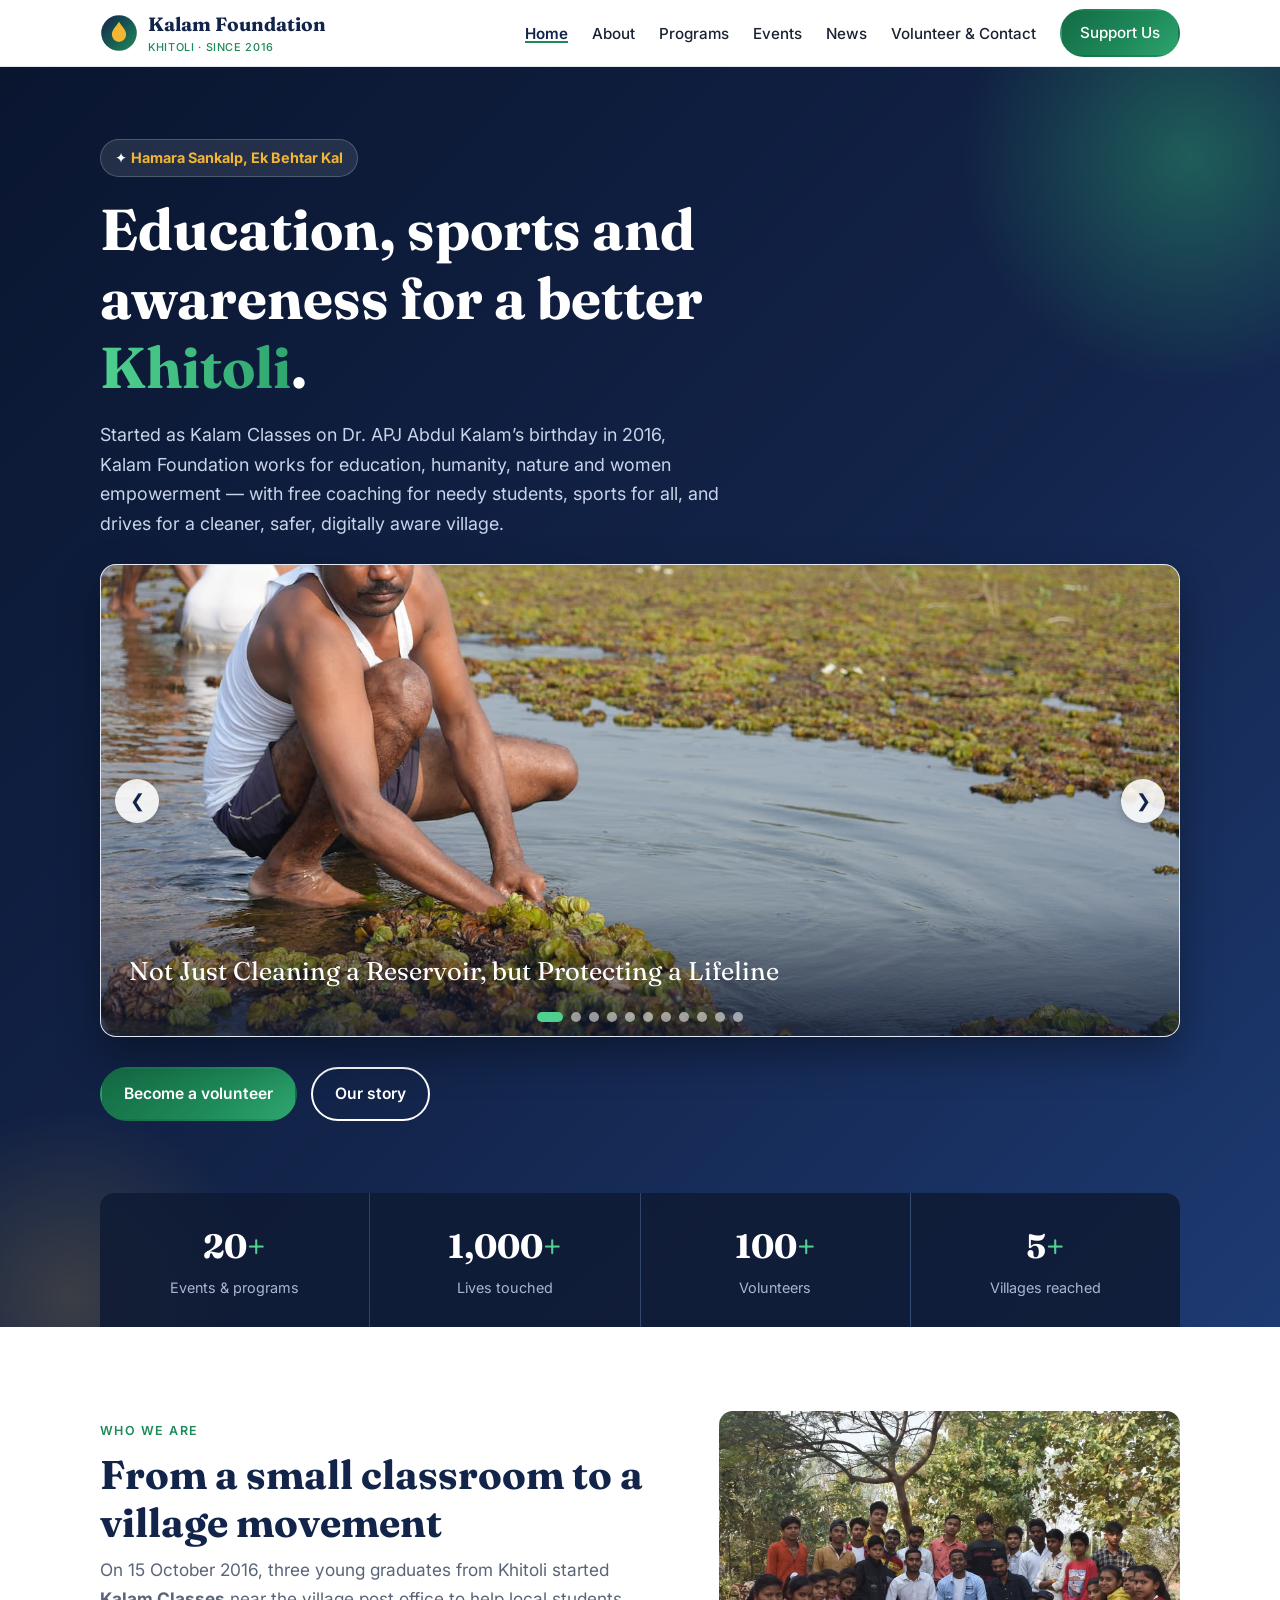
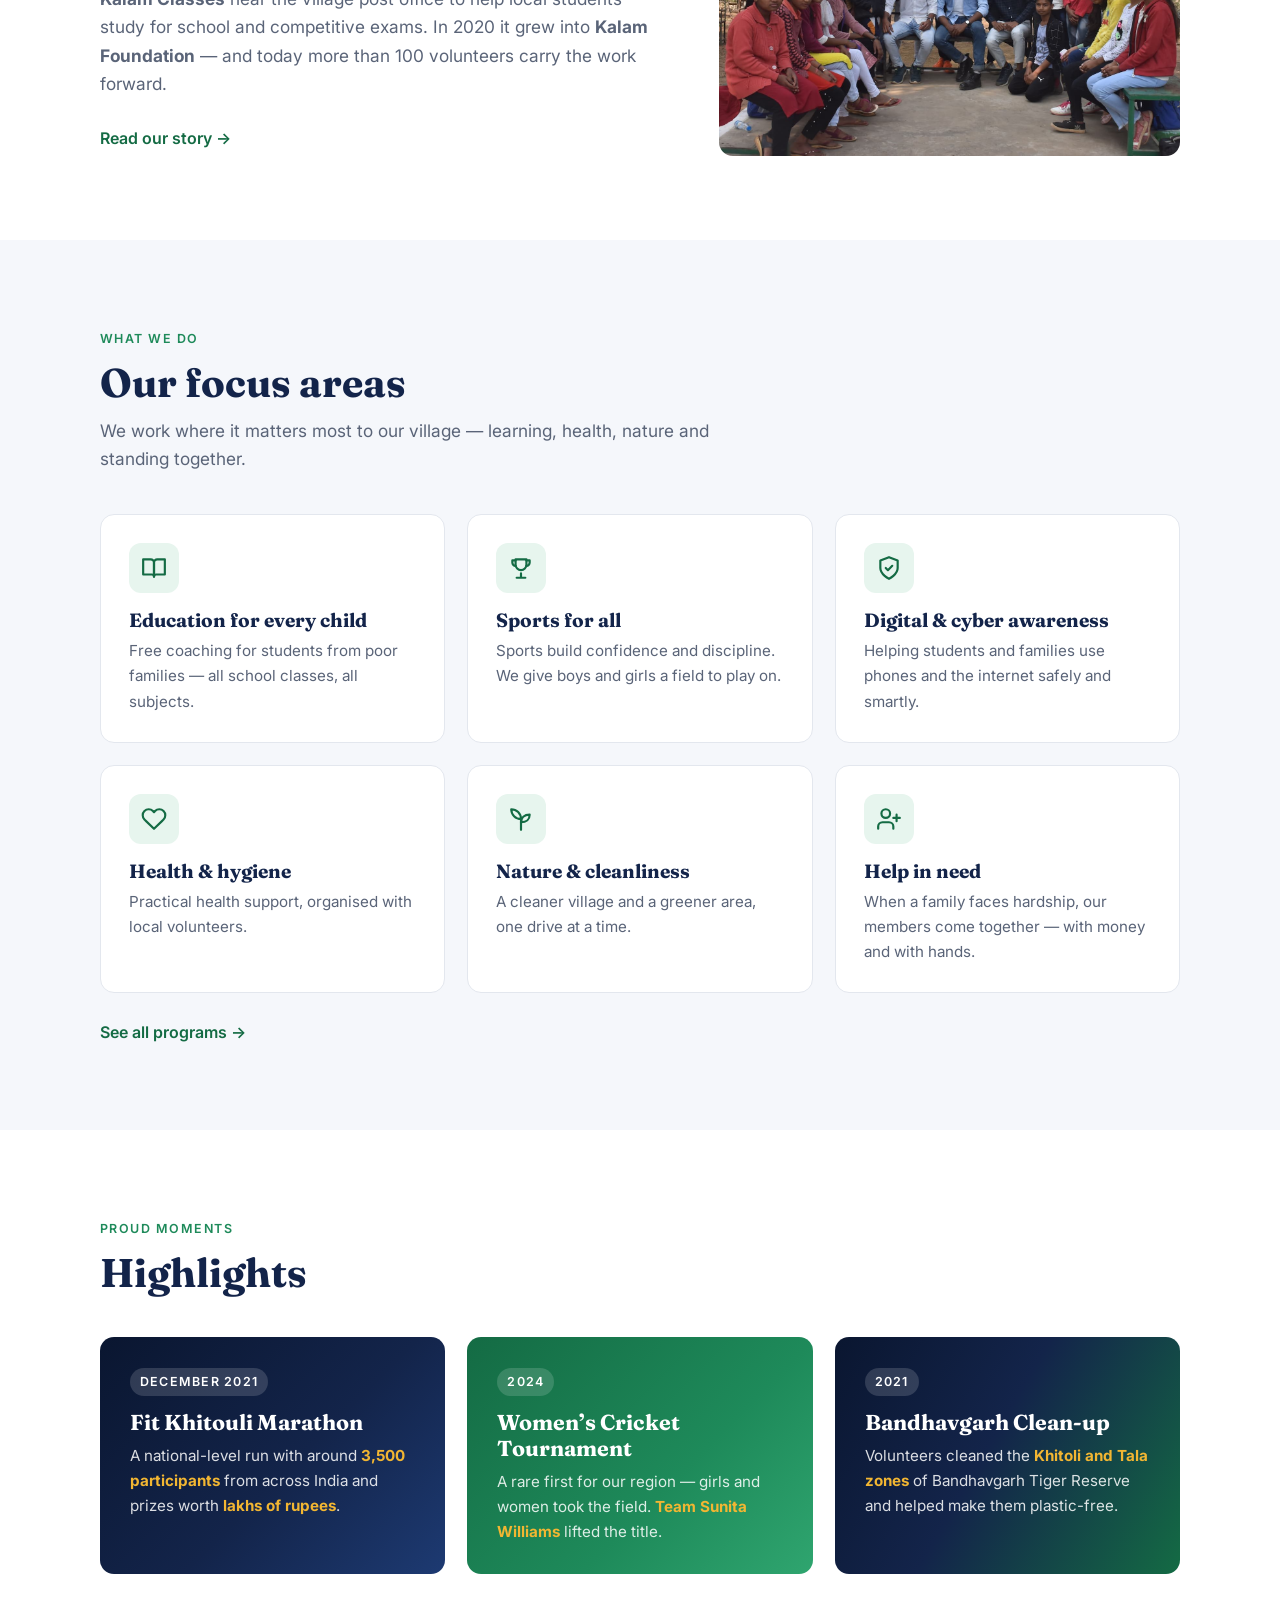
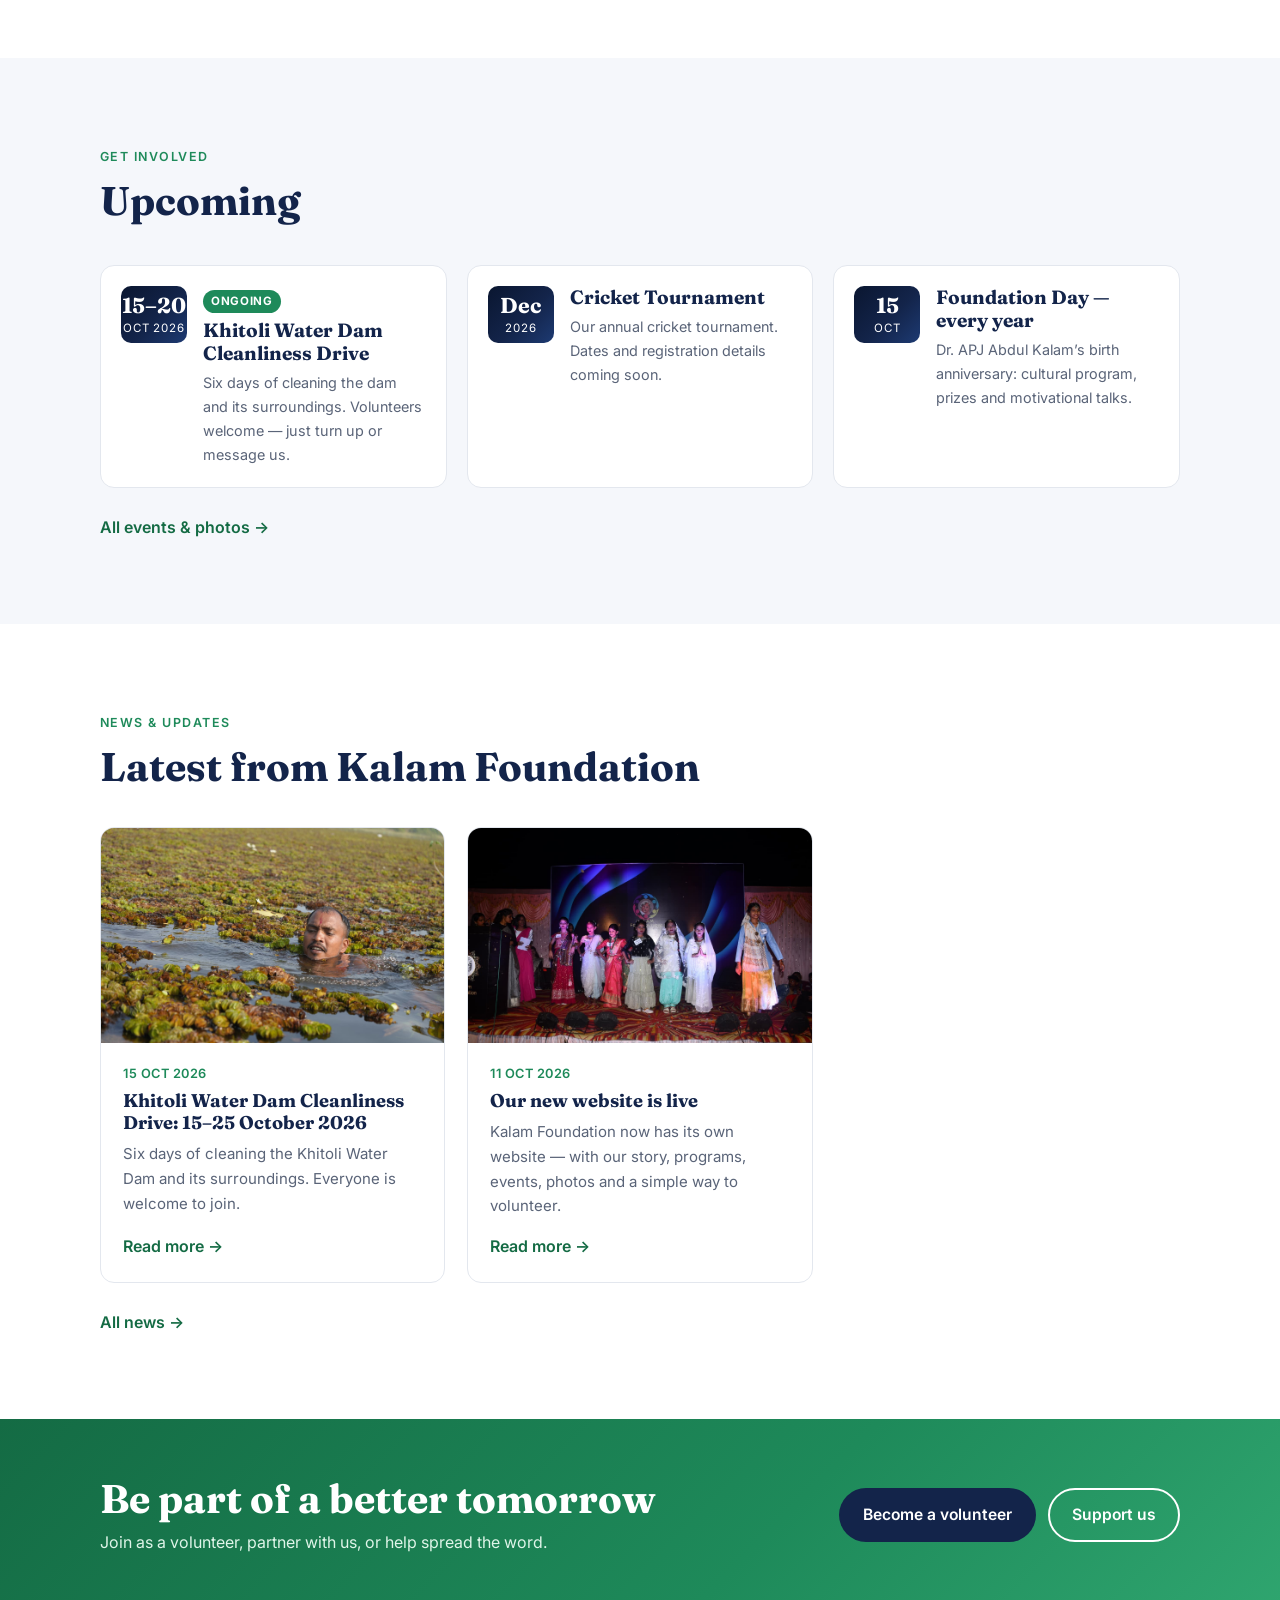
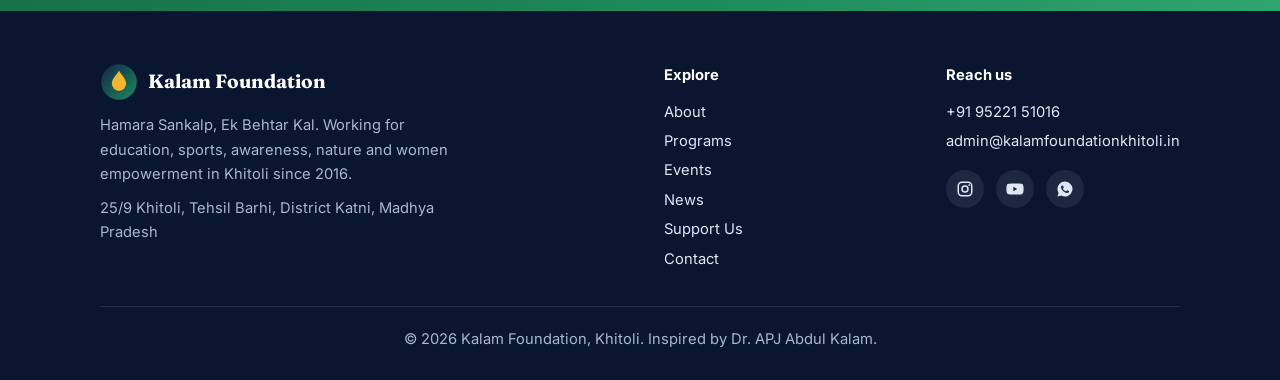
<file: index.html>
<!doctype html>
<html lang="en">
<head>
<meta charset="utf-8">
<meta name="viewport" content="width=device-width, initial-scale=1">
<title>Kalam Foundation, Khitoli — Hamara Sankalp, Ek Behtar Kal</title>
<meta name="description" content="Kalam Foundation, Khitoli (Katni, MP): free coaching for needy students, sports for all, women’s cricket, cyber awareness, health camps and cleanliness drives since 2016.">
<meta property="og:title" content="Kalam Foundation, Khitoli — Hamara Sankalp, Ek Behtar Kal">
<meta property="og:description" content="Kalam Foundation, Khitoli (Katni, MP): free coaching for needy students, sports for all, women’s cricket, cyber awareness, health camps and cleanliness drives since 2016.">
<meta property="og:image" content="https://kalamfoundationkhitoli.in/images/cultural-program.jpg">
<meta name="theme-color" content="#13244a">
<link rel="icon" href="data:image/svg+xml,<svg xmlns='http://www.w3.org/2000/svg' viewBox='0 0 64 64'><circle cx='32' cy='32' r='30' fill='%2313244a'/><path d='M32 13c-6 9-12 14-12 22a12 12 0 0 0 24 0c0-8-6-13-12-22z' fill='%23f2b632'/></svg>">
<link rel="preconnect" href="https://fonts.googleapis.com">
<link rel="preconnect" href="https://fonts.gstatic.com" crossorigin>
<link href="https://fonts.googleapis.com/css2?family=Fraunces:opsz,wght@9..144,600;9..144,700&family=Inter:wght@400;500;600;700&display=swap" rel="stylesheet">
<link rel="stylesheet" href="style.css?v=5">
</head>
<body>
<!-- Edit text directly in this file. Colours & layout: style.css. Slider & menu: main.js -->
<header>
  <nav class="wrap nav">
    <a href="index.html" class="brand"><svg viewBox="0 0 64 64" aria-hidden="true"><defs><linearGradient id="lg" x1="0" y1="0" x2="1" y2="1"><stop offset="0" stop-color="#13244a"/><stop offset="1" stop-color="#1e8a5a"/></linearGradient></defs><circle cx="32" cy="32" r="30" fill="url(#lg)"/><path d="M32 13c-6 9-12 14-12 22a12 12 0 0 0 24 0c0-8-6-13-12-22z" fill="#f2b632"/></svg><span>Kalam Foundation<small>Khitoli · Since 2016</small></span></a>
    <button class="burger" aria-label="Open menu" onclick="document.querySelector('.menu').classList.toggle('open')"><span></span><span></span><span></span></button>
    <ul class="menu">
      <li><a href="index.html" data-page="index">Home</a></li>
      <li><a href="about.html" data-page="about">About</a></li>
      <li><a href="programs.html" data-page="programs">Programs</a></li>
      <li><a href="events.html" data-page="events">Events</a></li>
      <li><a href="news.html" data-page="news">News</a></li>
      <li><a href="contact.html" data-page="contact">Volunteer &amp; Contact</a></li>
      <li><a href="support.html" class="btn btn-primary">Support Us</a></li>
    </ul>
  </nav>
</header>

<main>

<section class="hero">
  <div class="wrap">
    <span class="tagline">✦ <b>Hamara Sankalp, Ek Behtar Kal</b></span>
    <h1>Education, sports and awareness for a better <em>Khitoli</em>.</h1>
    <p>Started as Kalam Classes on Dr. APJ Abdul Kalam’s birthday in 2016, Kalam Foundation works for education, humanity, nature and women empowerment — with free coaching for needy students, sports for all, and drives for a cleaner, safer, digitally aware village.</p>
    <!-- Slider photos are managed in content/slider.json (or the admin page) -->
    <div class="ks hero-ks" id="ks" aria-label="Photo slider">
      <div class="ks-track" data-cms="slider"><figure class="ks-slide"><img src="images/cultural-program.jpg" alt="Children in traditional dress from different states on stage" loading="eager"><figcaption>Foundation Day cultural program</figcaption></figure><figure class="ks-slide"><img src="images/sapling-felicitation.jpg" alt="Guest welcomed with a sapling" loading="lazy"><figcaption>Welcoming guests with saplings</figcaption></figure><figure class="ks-slide"><img src="images/young-artist.jpg" alt="Young artist presenting a portrait" loading="lazy"><figcaption>Encouraging young talent</figcaption></figure><figure class="ks-slide"><img src="images/youth-group.jpg" alt="Youth group gathered outdoors" loading="lazy"><figcaption>Together with the youth of Khitoli</figcaption></figure><figure class="ks-slide"><img src="images/community-gathering.jpg" alt="Villagers at a Kalam Foundation event" loading="lazy"><figcaption>Our village, our strength</figcaption></figure></div>
      <button class="ks-btn ks-prev" aria-label="Previous slide">&#10094;</button>
      <button class="ks-btn ks-next" aria-label="Next slide">&#10095;</button>
      <div class="ks-dots"></div>
    </div>
    <div class="ctas">
      <a href="contact.html#volunteer" class="btn btn-primary">Become a volunteer</a>
      <a href="about.html" class="btn btn-ghost">Our story</a>
    </div>
    <div class="stats" data-cms="stats"><div class="stat"><b>20<i>+</i></b><span>Events &amp; programs</span></div><div class="stat"><b>1,000<i>+</i></b><span>Lives touched</span></div><div class="stat"><b>100<i>+</i></b><span>Volunteers</span></div><div class="stat"><b>5<i>+</i></b><span>Villages reached</span></div></div>
  </div>
</section>


<section>
  <div class="wrap split">
    <div>
      <span class="eyebrow">Who we are</span>
      <h2>From a small classroom to a village movement</h2>
      <p class="lead">On 15 October 2016, three young graduates from Khitoli started <b>Kalam Classes</b> near the village post office to help local students study for school and competitive exams. In 2020 it grew into <b>Kalam Foundation</b> — and today more than 100 volunteers carry the work forward.</p>
      <a class="more" href="about.html">Read our story →</a>
    </div>
    <img class="photo" src="images/youth-group.jpg" alt="Kalam Foundation volunteers with young people of Khitoli" loading="lazy">
  </div>
</section>

<section class="soft">
  <div class="wrap">
    <span class="eyebrow">What we do</span>
    <h2>Our focus areas</h2>
    <p class="lead">We work where it matters most to our village — learning, health, nature and standing together.</p>
    <div class="cards">
      <div class="card"><div class="icon"><svg viewBox="0 0 24 24"><path d="M2 4h7a3 3 0 0 1 3 3v13a2 2 0 0 0-2-2H2z"/><path d="M22 4h-7a3 3 0 0 0-3 3v13a2 2 0 0 1 2-2h8z"/></svg></div><h3>Education for every child</h3><p>Free coaching for students from poor families — all school classes, all subjects.</p></div>
      <div class="card"><div class="icon"><svg viewBox="0 0 24 24"><path d="M8 21h8M12 17v4M7 4h10v5a5 5 0 0 1-10 0z"/><path d="M17 5h3v2a3 3 0 0 1-3 3M7 5H4v2a3 3 0 0 0 3 3"/></svg></div><h3>Sports for all</h3><p>Sports build confidence and discipline. We give boys and girls a field to play on.</p></div>
      <div class="card"><div class="icon"><svg viewBox="0 0 24 24"><path d="M12 22s8-4 8-10V5l-8-3-8 3v7c0 6 8 10 8 10z"/><path d="M9 12l2 2 4-4"/></svg></div><h3>Digital &amp; cyber awareness</h3><p>Helping students and families use phones and the internet safely and smartly.</p></div>
      <div class="card"><div class="icon"><svg viewBox="0 0 24 24"><path d="M20.8 4.6a5.5 5.5 0 0 0-7.8 0L12 5.7l-1-1.1a5.5 5.5 0 0 0-7.8 7.8l1 1.1L12 21l7.8-7.5 1-1.1a5.5 5.5 0 0 0 0-7.8z"/></svg></div><h3>Health &amp; hygiene</h3><p>Practical health support, organised with local volunteers.</p></div>
      <div class="card"><div class="icon"><svg viewBox="0 0 24 24"><path d="M12 22V12"/><path d="M12 12C12 7 8 3 3 3c0 5 4 9 9 9z"/><path d="M12 15c0-4 3-7 8-7 0 4-3 7-8 7z"/></svg></div><h3>Nature &amp; cleanliness</h3><p>A cleaner village and a greener area, one drive at a time.</p></div>
      <div class="card"><div class="icon"><svg viewBox="0 0 24 24"><circle cx="9" cy="7" r="4"/><path d="M2 21v-2a4 4 0 0 1 4-4h6a4 4 0 0 1 4 4v2"/><path d="M19 8v6M16 11h6"/></svg></div><h3>Help in need</h3><p>When a family faces hardship, our members come together — with money and with hands.</p></div>
    </div>
    <a class="more" href="programs.html">See all programs →</a>
  </div>
</section>

<section>
  <div class="wrap">
    <span class="eyebrow">Proud moments</span>
    <h2>Highlights</h2>
    <div class="highlights" data-cms="highlights"><div class="hl"><span class="when">DECEMBER 2021</span><h3>Fit Khitouli Marathon</h3><p>A national-level run with around <b>3,500 participants</b> from across India and prizes worth <b>lakhs of rupees</b>.</p></div><div class="hl"><span class="when">2024</span><h3>Women’s Cricket Tournament</h3><p>A rare first for our region — girls and women took the field. <b>Team Sunita Williams</b> lifted the title.</p></div><div class="hl"><span class="when">2021</span><h3>Bandhavgarh Clean-up</h3><p>Volunteers cleaned the <b>Khitoli and Tala zones</b> of Bandhavgarh Tiger Reserve and helped make them plastic-free.</p></div></div>
  </div>
</section>

<section class="soft">
  <div class="wrap">
    <span class="eyebrow">Get involved</span>
    <h2>Upcoming</h2>
    <div class="events" data-cms="upcoming" data-limit="3"><div class="event"><div class="date"><b>15–20</b><small>Oct 2026</small></div><div><span class="badge">Ongoing</span><br><h3>Khitoli Water Dam Cleanliness Drive</h3><p>Six days of cleaning the dam and its surroundings. Volunteers welcome — just turn up or message us.</p></div></div><div class="event"><div class="date"><b>Dec</b><small>2026</small></div><div><h3>Cricket Tournament</h3><p>Our annual cricket tournament. Dates and registration details coming soon.</p></div></div><div class="event"><div class="date"><b>15</b><small>Oct</small></div><div><h3>Foundation Day — every year</h3><p>Dr. APJ Abdul Kalam’s birth anniversary: cultural program, prizes and motivational talks.</p></div></div></div>
    <a class="more" href="events.html">All events &amp; photos →</a>
  </div>
</section>

<section>
  <div class="wrap">
    <span class="eyebrow">News &amp; updates</span>
    <h2>Latest from Kalam Foundation</h2>
    <div class="news-grid" data-cms="news" data-limit="3"><a class="news-card" href="post.html?p=water-dam-cleanliness-drive-2026"><img src="images/DSC04367-1.jpg" alt="" loading="lazy"><div class="news-body"><time>15 Oct 2026</time><h3>Khitoli Water Dam Cleanliness Drive: 15–25 October 2026</h3><p>Six days of cleaning the Khitoli Water Dam and its surroundings. Everyone is welcome to join.</p><span class="more">Read more →</span></div></a><a class="news-card" href="post.html?p=new-website-live"><img src="images/cultural-program.jpg" alt="" loading="lazy"><div class="news-body"><time>11 Oct 2026</time><h3>Our new website is live</h3><p>Kalam Foundation now has its own website — with our story, programs, events, photos and a simple way to volunteer.</p><span class="more">Read more →</span></div></a></div>
    <a class="more" href="news.html">All news →</a>
  </div>
</section>

<section class="cta-band">
  <div class="wrap">
    <div><h2>Be part of a better tomorrow</h2><p>Join as a volunteer, partner with us, or help spread the word.</p></div>
    <div class="ctas"><a href="contact.html#volunteer" class="btn btn-navy">Become a volunteer</a><a href="support.html" class="btn btn-outline">Support us</a></div>
  </div>
</section>

</main>

<footer>
  <div class="wrap">
    <div class="foot">
      <div style="max-width:360px">
        <a href="index.html" class="brand"><svg viewBox="0 0 64 64" aria-hidden="true"><defs><linearGradient id="lg" x1="0" y1="0" x2="1" y2="1"><stop offset="0" stop-color="#13244a"/><stop offset="1" stop-color="#1e8a5a"/></linearGradient></defs><circle cx="32" cy="32" r="30" fill="url(#lg)"/><path d="M32 13c-6 9-12 14-12 22a12 12 0 0 0 24 0c0-8-6-13-12-22z" fill="#f2b632"/></svg>Kalam Foundation</a>
        <p style="margin-top:12px">Hamara Sankalp, Ek Behtar Kal. Working for education, sports, awareness, nature and women empowerment in Khitoli since 2016.</p>
        <p style="margin-top:10px">25/9 Khitoli, Tehsil Barhi, District Katni, Madhya Pradesh</p>
      </div>
      <div>
        <strong style="color:#fff">Explore</strong>
        <p style="margin-top:10px;line-height:2"><a href="about.html">About</a><br><a href="programs.html">Programs</a><br><a href="events.html">Events</a><br><a href="news.html">News</a><br><a href="support.html">Support Us</a><br><a href="contact.html">Contact</a></p>
      </div>
      <div>
        <strong style="color:#fff">Reach us</strong>
        <p style="margin-top:10px;line-height:2"><a href="tel:+919522151016">+91 95221 51016</a><br><a href="mailto:admin@kalamfoundationkhitoli.in">admin@kalamfoundationkhitoli.in</a></p>
        <div class="social">
          <a href="https://www.instagram.com/kf_khitoli/" target="_blank" rel="noopener" aria-label="Instagram"><svg viewBox="0 0 24 24"><path d="M12 7a5 5 0 1 0 0 10 5 5 0 0 0 0-10zm0 8a3 3 0 1 1 0-6 3 3 0 0 1 0 6zm5.5-9.5a1.2 1.2 0 1 0 0 2.4 1.2 1.2 0 0 0 0-2.4zM16 2H8a6 6 0 0 0-6 6v8a6 6 0 0 0 6 6h8a6 6 0 0 0 6-6V8a6 6 0 0 0-6-6zm4 14a4 4 0 0 1-4 4H8a4 4 0 0 1-4-4V8a4 4 0 0 1 4-4h8a4 4 0 0 1 4 4z"/></svg></a>
          <a href="https://youtube.com/@kalamfoundationkhitoli270" target="_blank" rel="noopener" aria-label="YouTube"><svg viewBox="0 0 24 24"><path d="M23 7.2a3 3 0 0 0-2.1-2.1C19 4.6 12 4.6 12 4.6s-7 0-8.9.5A3 3 0 0 0 1 7.2 31 31 0 0 0 .5 12a31 31 0 0 0 .5 4.8 3 3 0 0 0 2.1 2.1c1.9.5 8.9.5 8.9.5s7 0 8.9-.5a3 3 0 0 0 2.1-2.1 31 31 0 0 0 .5-4.8 31 31 0 0 0-.5-4.8zM9.8 15V9l5.2 3z"/></svg></a>
          <a href="https://wa.me/919522151016" target="_blank" rel="noopener" aria-label="WhatsApp"><svg viewBox="0 0 24 24"><path d="M12 2a10 10 0 0 0-8.6 15.1L2 22l5-1.3A10 10 0 1 0 12 2zm5.3 14.1c-.2.6-1.3 1.2-1.8 1.2-.5.1-1 .1-3.3-.8a11.6 11.6 0 0 1-4.5-4 5 5 0 0 1-1-2.7 2.9 2.9 0 0 1 .9-2.2 1 1 0 0 1 .7-.3h.5c.2 0 .4 0 .6.5l.8 2c.1.2.1.4 0 .5l-.4.6-.4.4c-.1.1-.3.3-.1.6a8 8 0 0 0 1.5 1.8 7.2 7.2 0 0 0 2.1 1.3c.3.1.5.1.6-.1l.9-1c.2-.3.4-.2.6-.1l1.9.9c.3.1.5.2.5.3a2.5 2.5 0 0 1-.1 1.4z"/></svg></a>
        </div>
      </div>
    </div>
    <p class="copyright">© <span class="yr"></span> Kalam Foundation, Khitoli. Inspired by Dr. APJ Abdul Kalam.</p>
  </div>
</footer>
<script src="main.js?v=5"></script>
</body>
</html>
</file>
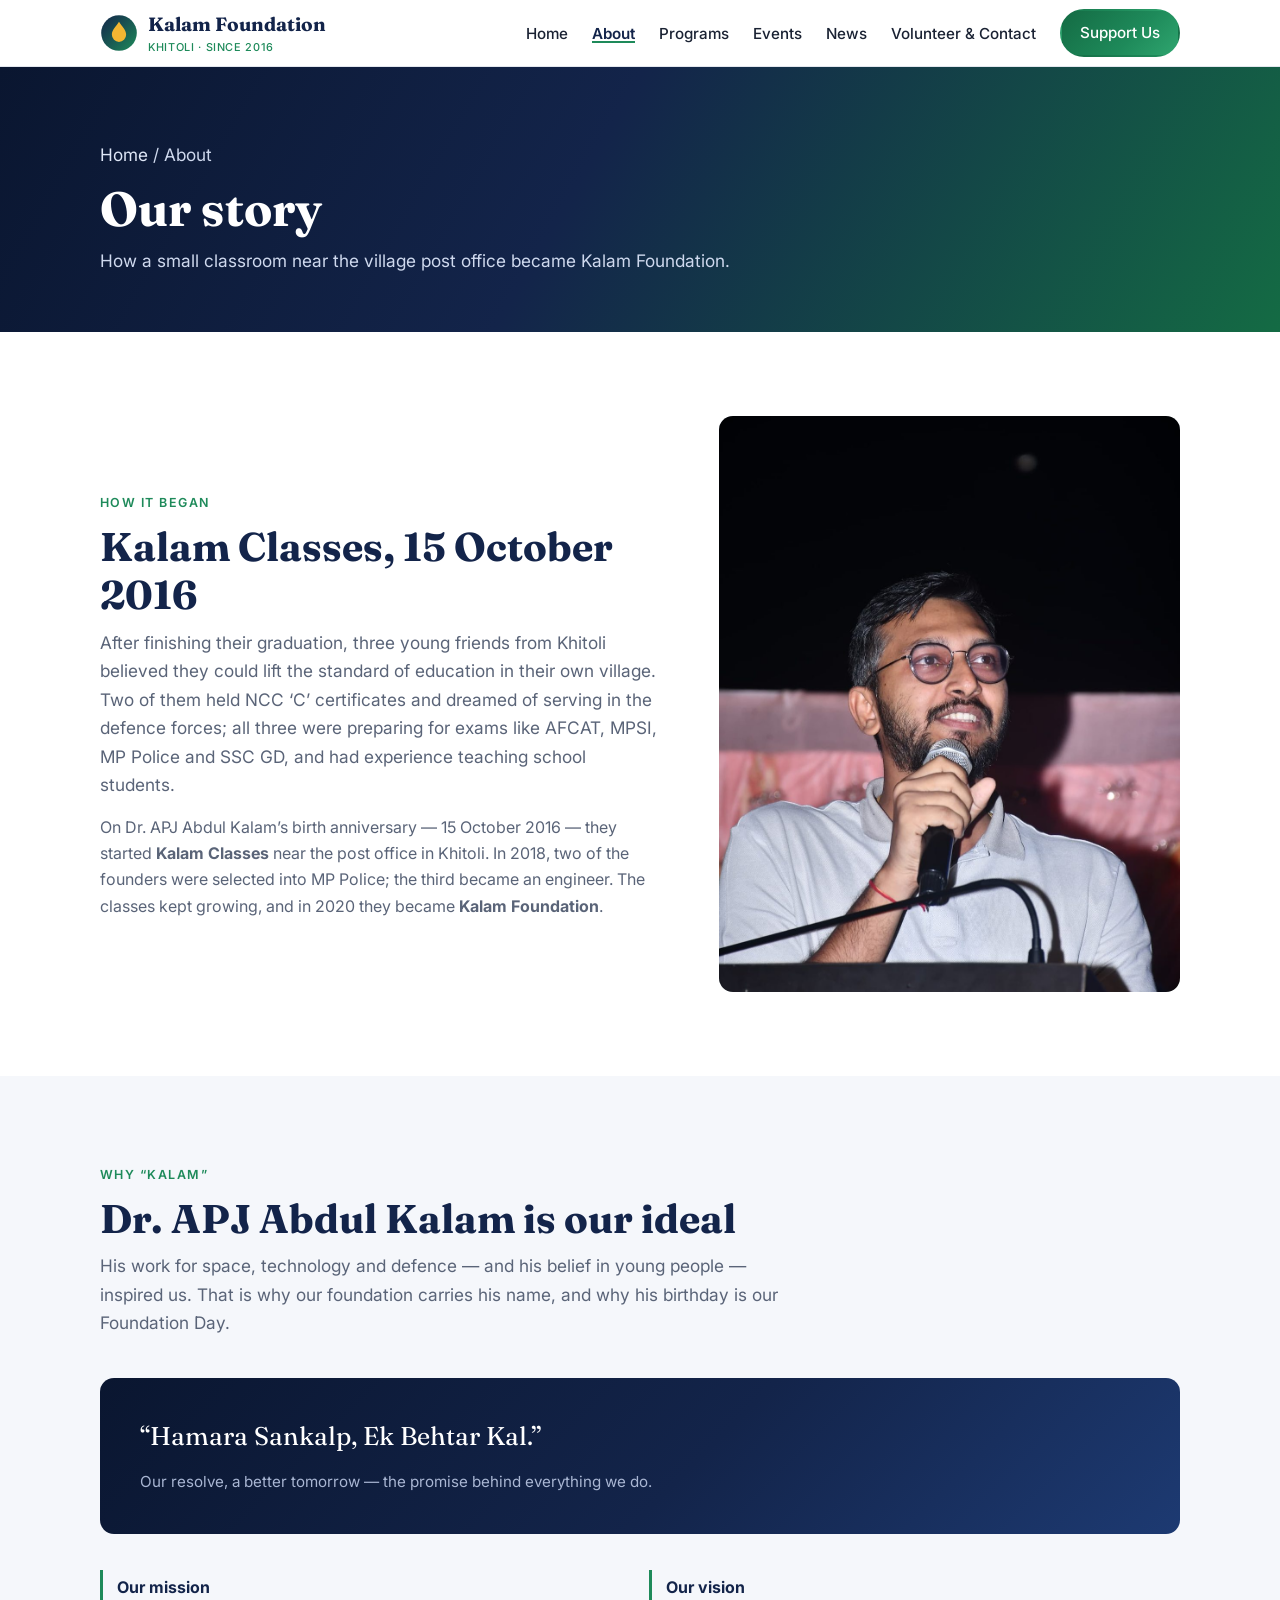
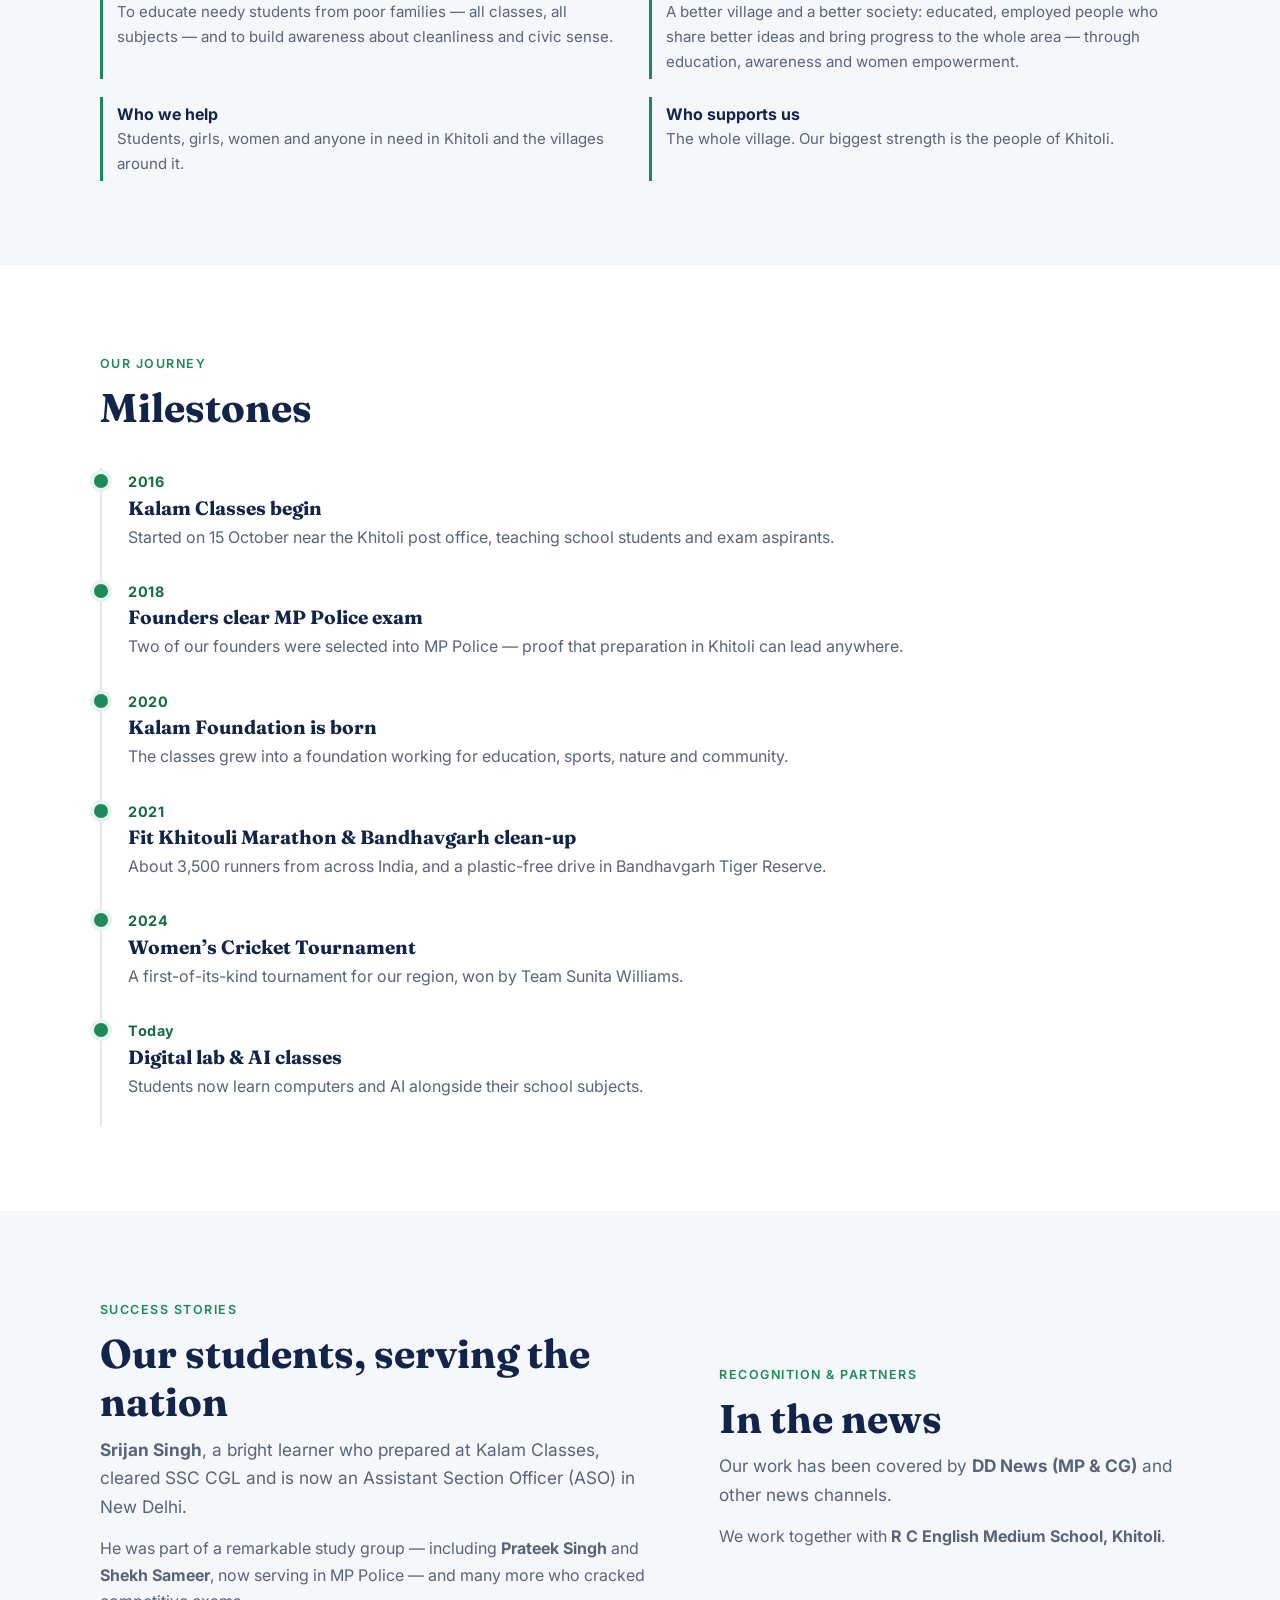
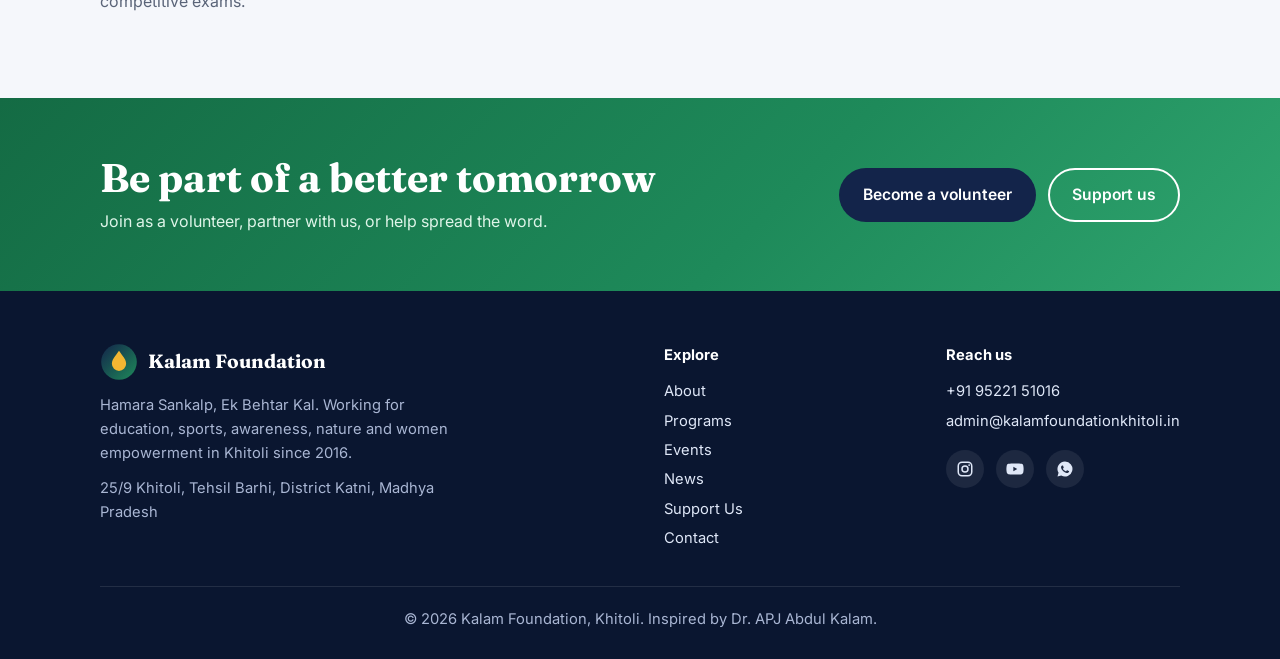
<file: about.html>
<!doctype html>
<html lang="en">
<head>
<meta charset="utf-8">
<meta name="viewport" content="width=device-width, initial-scale=1">
<title>Our Story — Kalam Foundation, Khitoli</title>
<meta name="description" content="How Kalam Classes, started on 15 October 2016 in Khitoli, became Kalam Foundation.">
<meta property="og:title" content="Our Story — Kalam Foundation, Khitoli">
<meta property="og:description" content="How Kalam Classes, started on 15 October 2016 in Khitoli, became Kalam Foundation.">
<meta property="og:image" content="https://kalamfoundationkhitoli.in/images/cultural-program.jpg">
<meta name="theme-color" content="#13244a">
<link rel="icon" href="data:image/svg+xml,<svg xmlns='http://www.w3.org/2000/svg' viewBox='0 0 64 64'><circle cx='32' cy='32' r='30' fill='%2313244a'/><path d='M32 13c-6 9-12 14-12 22a12 12 0 0 0 24 0c0-8-6-13-12-22z' fill='%23f2b632'/></svg>">
<link rel="preconnect" href="https://fonts.googleapis.com">
<link rel="preconnect" href="https://fonts.gstatic.com" crossorigin>
<link href="https://fonts.googleapis.com/css2?family=Fraunces:opsz,wght@9..144,600;9..144,700&family=Inter:wght@400;500;600;700&display=swap" rel="stylesheet">
<link rel="stylesheet" href="style.css?v=5">
</head>
<body>
<!-- Edit text directly in this file. Colours & layout: style.css. Slider & menu: main.js -->
<header>
  <nav class="wrap nav">
    <a href="index.html" class="brand"><svg viewBox="0 0 64 64" aria-hidden="true"><defs><linearGradient id="lg" x1="0" y1="0" x2="1" y2="1"><stop offset="0" stop-color="#13244a"/><stop offset="1" stop-color="#1e8a5a"/></linearGradient></defs><circle cx="32" cy="32" r="30" fill="url(#lg)"/><path d="M32 13c-6 9-12 14-12 22a12 12 0 0 0 24 0c0-8-6-13-12-22z" fill="#f2b632"/></svg><span>Kalam Foundation<small>Khitoli · Since 2016</small></span></a>
    <button class="burger" aria-label="Open menu" onclick="document.querySelector('.menu').classList.toggle('open')"><span></span><span></span><span></span></button>
    <ul class="menu">
      <li><a href="index.html" data-page="index">Home</a></li>
      <li><a href="about.html" data-page="about">About</a></li>
      <li><a href="programs.html" data-page="programs">Programs</a></li>
      <li><a href="events.html" data-page="events">Events</a></li>
      <li><a href="news.html" data-page="news">News</a></li>
      <li><a href="contact.html" data-page="contact">Volunteer &amp; Contact</a></li>
      <li><a href="support.html" class="btn btn-primary">Support Us</a></li>
    </ul>
  </nav>
</header>

<main>

<section class="page-hero">
  <div class="wrap">
    <p class="crumbs"><a href="index.html">Home</a> / About</p>
    <h1>Our story</h1>
    <p>How a small classroom near the village post office became Kalam Foundation.</p>
  </div>
</section>

<section>
  <div class="wrap split">
    <div>
      <span class="eyebrow">How it began</span>
      <h2>Kalam Classes, 15 October 2016</h2>
      <p class="lead">After finishing their graduation, three young friends from Khitoli believed they could lift the standard of education in their own village. Two of them held NCC ‘C’ certificates and dreamed of serving in the defence forces; all three were preparing for exams like AFCAT, MPSI, MP Police and SSC GD, and had experience teaching school students.</p>
      <p class="muted" style="margin-top:14px">On Dr. APJ Abdul Kalam’s birth anniversary — 15 October 2016 — they started <b>Kalam Classes</b> near the post office in Khitoli. In 2018, two of the founders were selected into MP Police; the third became an engineer. The classes kept growing, and in 2020 they became <b>Kalam Foundation</b>.</p>
    </div>
    <img class="photo" src="images/speaker.jpg" alt="Speaking to the audience at a Kalam Foundation event" loading="lazy" style="aspect-ratio:4/5;object-position:center 30%">
  </div>
</section>

<section class="soft">
  <div class="wrap">
    <span class="eyebrow">Why “Kalam”</span>
    <h2>Dr. APJ Abdul Kalam is our ideal</h2>
    <p class="lead">His work for space, technology and defence — and his belief in young people — inspired us. That is why our foundation carries his name, and why his birthday is our Foundation Day.</p>
    <div class="quote">
      <p>“Hamara Sankalp, Ek Behtar Kal.”</p>
      <span>Our resolve, a better tomorrow — the promise behind everything we do.</span>
    </div>
    <div class="pillars" style="margin-top:36px">
      <div class="pillar"><strong>Our mission</strong><p>To educate needy students from poor families — all classes, all subjects — and to build awareness about cleanliness and civic sense.</p></div>
      <div class="pillar"><strong>Our vision</strong><p>A better village and a better society: educated, employed people who share better ideas and bring progress to the whole area — through education, awareness and women empowerment.</p></div>
      <div class="pillar"><strong>Who we help</strong><p>Students, girls, women and anyone in need in Khitoli and the villages around it.</p></div>
      <div class="pillar"><strong>Who supports us</strong><p>The whole village. Our biggest strength is the people of Khitoli.</p></div>
    </div>
  </div>
</section>

<section>
  <div class="wrap">
    <span class="eyebrow">Our journey</span>
    <h2>Milestones</h2>
    <ul class="timeline">
      <li><span class="when">2016</span><h3>Kalam Classes begin</h3><p>Started on 15 October near the Khitoli post office, teaching school students and exam aspirants.</p></li>
      <li><span class="when">2018</span><h3>Founders clear MP Police exam</h3><p>Two of our founders were selected into MP Police — proof that preparation in Khitoli can lead anywhere.</p></li>
      <li><span class="when">2020</span><h3>Kalam Foundation is born</h3><p>The classes grew into a foundation working for education, sports, nature and community.</p></li>
      <li><span class="when">2021</span><h3>Fit Khitouli Marathon &amp; Bandhavgarh clean-up</h3><p>About 3,500 runners from across India, and a plastic-free drive in Bandhavgarh Tiger Reserve.</p></li>
      <li><span class="when">2024</span><h3>Women’s Cricket Tournament</h3><p>A first-of-its-kind tournament for our region, won by Team Sunita Williams.</p></li>
      <li><span class="when">Today</span><h3>Digital lab &amp; AI classes</h3><p>Students now learn computers and AI alongside their school subjects.</p></li>
    </ul>
  </div>
</section>

<section class="soft">
  <div class="wrap split">
    <div>
      <span class="eyebrow">Success stories</span>
      <h2>Our students, serving the nation</h2>
      <p class="lead"><b>Srijan Singh</b>, a bright learner who prepared at Kalam Classes, cleared SSC CGL and is now an Assistant Section Officer (ASO) in New Delhi.</p>
      <p class="muted" style="margin-top:14px">He was part of a remarkable study group — including <b>Prateek Singh</b> and <b>Shekh Sameer</b>, now serving in MP Police — and many more who cracked competitive exams.</p>
    </div>
    <div>
      <span class="eyebrow">Recognition &amp; partners</span>
      <h2>In the news</h2>
      <p class="lead">Our work has been covered by <b>DD News (MP &amp; CG)</b> and other news channels.</p>
      <p class="muted" style="margin-top:14px">We work together with <b>R C English Medium School, Khitoli</b>.</p>
    </div>
  </div>
</section>

<section class="cta-band">
  <div class="wrap">
    <div><h2>Be part of a better tomorrow</h2><p>Join as a volunteer, partner with us, or help spread the word.</p></div>
    <div class="ctas"><a href="contact.html#volunteer" class="btn btn-navy">Become a volunteer</a><a href="support.html" class="btn btn-outline">Support us</a></div>
  </div>
</section>

</main>

<footer>
  <div class="wrap">
    <div class="foot">
      <div style="max-width:360px">
        <a href="index.html" class="brand"><svg viewBox="0 0 64 64" aria-hidden="true"><defs><linearGradient id="lg" x1="0" y1="0" x2="1" y2="1"><stop offset="0" stop-color="#13244a"/><stop offset="1" stop-color="#1e8a5a"/></linearGradient></defs><circle cx="32" cy="32" r="30" fill="url(#lg)"/><path d="M32 13c-6 9-12 14-12 22a12 12 0 0 0 24 0c0-8-6-13-12-22z" fill="#f2b632"/></svg>Kalam Foundation</a>
        <p style="margin-top:12px">Hamara Sankalp, Ek Behtar Kal. Working for education, sports, awareness, nature and women empowerment in Khitoli since 2016.</p>
        <p style="margin-top:10px">25/9 Khitoli, Tehsil Barhi, District Katni, Madhya Pradesh</p>
      </div>
      <div>
        <strong style="color:#fff">Explore</strong>
        <p style="margin-top:10px;line-height:2"><a href="about.html">About</a><br><a href="programs.html">Programs</a><br><a href="events.html">Events</a><br><a href="news.html">News</a><br><a href="support.html">Support Us</a><br><a href="contact.html">Contact</a></p>
      </div>
      <div>
        <strong style="color:#fff">Reach us</strong>
        <p style="margin-top:10px;line-height:2"><a href="tel:+919522151016">+91 95221 51016</a><br><a href="mailto:admin@kalamfoundationkhitoli.in">admin@kalamfoundationkhitoli.in</a></p>
        <div class="social">
          <a href="https://www.instagram.com/kf_khitoli/" target="_blank" rel="noopener" aria-label="Instagram"><svg viewBox="0 0 24 24"><path d="M12 7a5 5 0 1 0 0 10 5 5 0 0 0 0-10zm0 8a3 3 0 1 1 0-6 3 3 0 0 1 0 6zm5.5-9.5a1.2 1.2 0 1 0 0 2.4 1.2 1.2 0 0 0 0-2.4zM16 2H8a6 6 0 0 0-6 6v8a6 6 0 0 0 6 6h8a6 6 0 0 0 6-6V8a6 6 0 0 0-6-6zm4 14a4 4 0 0 1-4 4H8a4 4 0 0 1-4-4V8a4 4 0 0 1 4-4h8a4 4 0 0 1 4 4z"/></svg></a>
          <a href="https://youtube.com/@kalamfoundationkhitoli270" target="_blank" rel="noopener" aria-label="YouTube"><svg viewBox="0 0 24 24"><path d="M23 7.2a3 3 0 0 0-2.1-2.1C19 4.6 12 4.6 12 4.6s-7 0-8.9.5A3 3 0 0 0 1 7.2 31 31 0 0 0 .5 12a31 31 0 0 0 .5 4.8 3 3 0 0 0 2.1 2.1c1.9.5 8.9.5 8.9.5s7 0 8.9-.5a3 3 0 0 0 2.1-2.1 31 31 0 0 0 .5-4.8 31 31 0 0 0-.5-4.8zM9.8 15V9l5.2 3z"/></svg></a>
          <a href="https://wa.me/919522151016" target="_blank" rel="noopener" aria-label="WhatsApp"><svg viewBox="0 0 24 24"><path d="M12 2a10 10 0 0 0-8.6 15.1L2 22l5-1.3A10 10 0 1 0 12 2zm5.3 14.1c-.2.6-1.3 1.2-1.8 1.2-.5.1-1 .1-3.3-.8a11.6 11.6 0 0 1-4.5-4 5 5 0 0 1-1-2.7 2.9 2.9 0 0 1 .9-2.2 1 1 0 0 1 .7-.3h.5c.2 0 .4 0 .6.5l.8 2c.1.2.1.4 0 .5l-.4.6-.4.4c-.1.1-.3.3-.1.6a8 8 0 0 0 1.5 1.8 7.2 7.2 0 0 0 2.1 1.3c.3.1.5.1.6-.1l.9-1c.2-.3.4-.2.6-.1l1.9.9c.3.1.5.2.5.3a2.5 2.5 0 0 1-.1 1.4z"/></svg></a>
        </div>
      </div>
    </div>
    <p class="copyright">© <span class="yr"></span> Kalam Foundation, Khitoli. Inspired by Dr. APJ Abdul Kalam.</p>
  </div>
</footer>
<script src="main.js?v=5"></script>
</body>
</html>
</file>
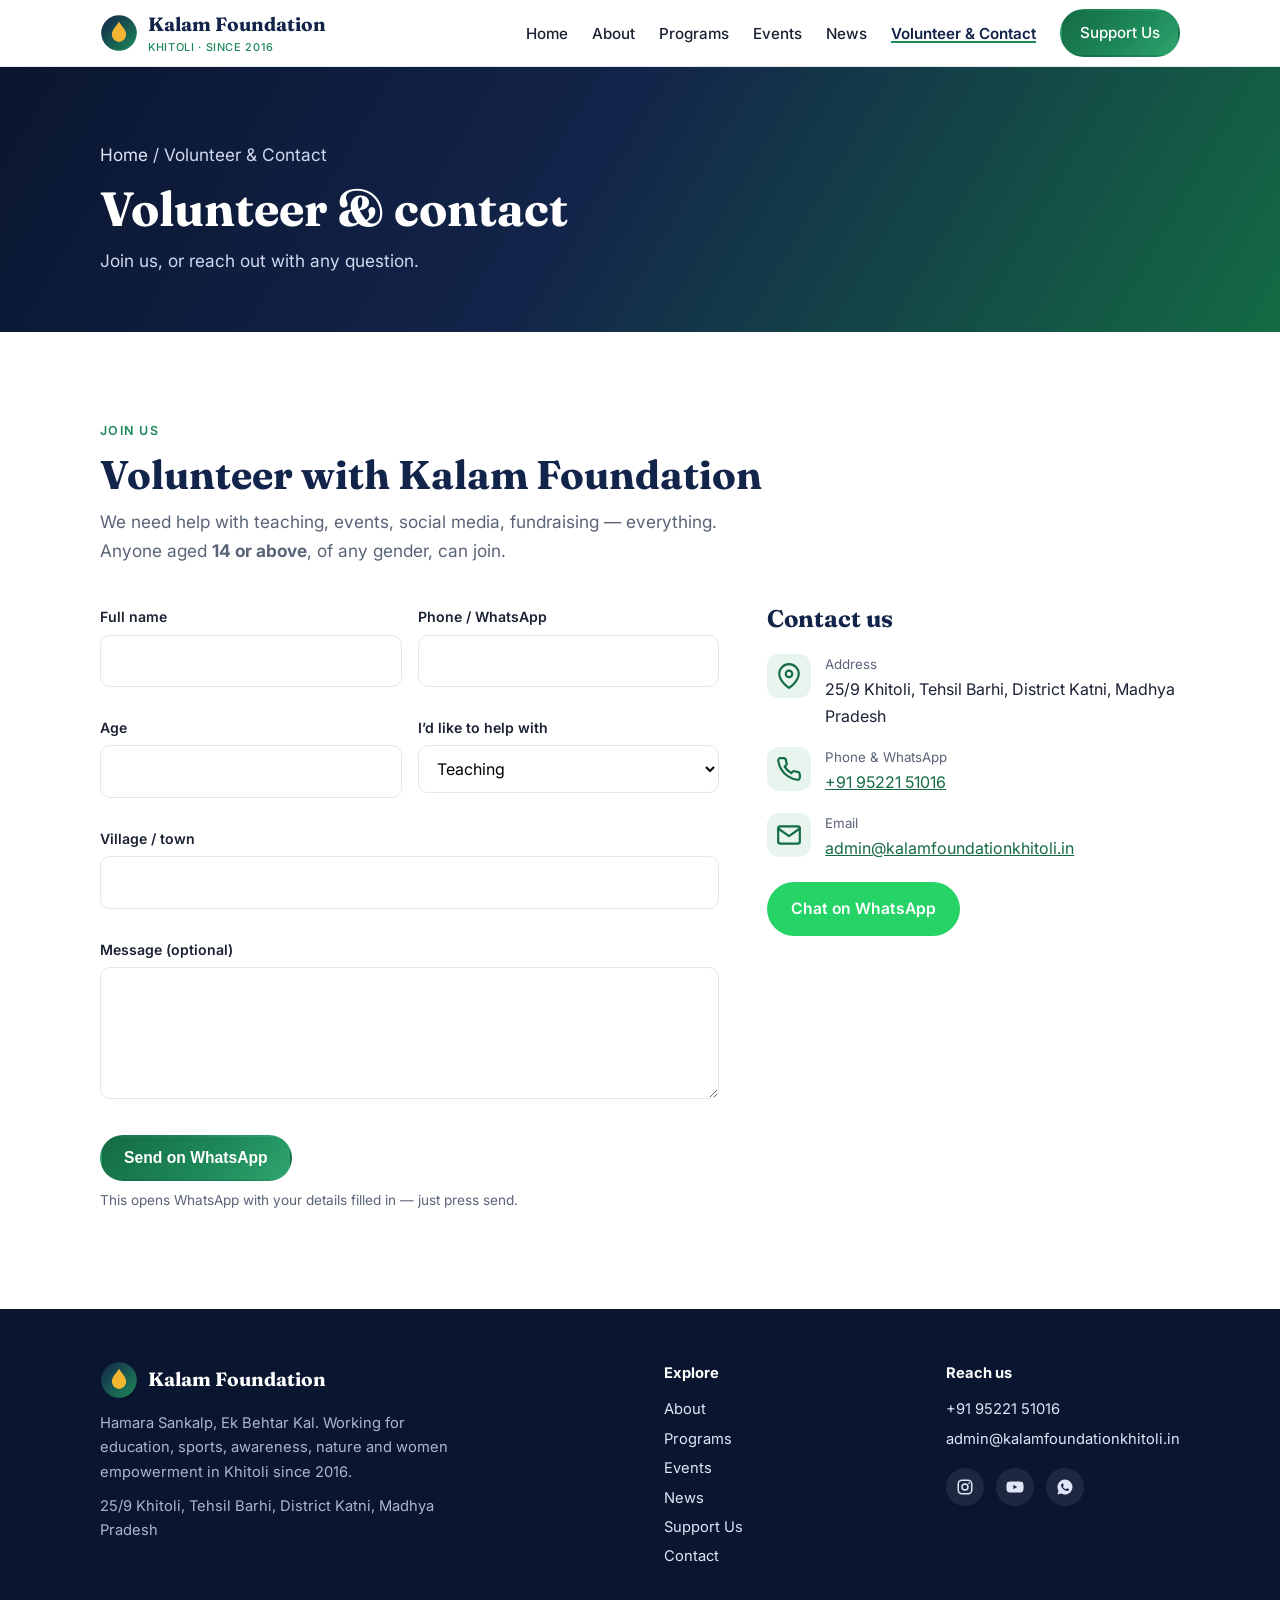
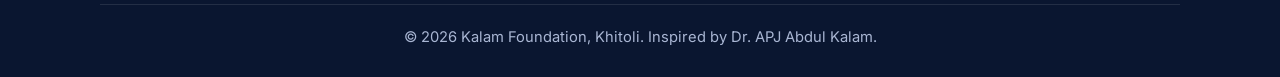
<file: contact.html>
<!doctype html>
<html lang="en">
<head>
<meta charset="utf-8">
<meta name="viewport" content="width=device-width, initial-scale=1">
<title>Volunteer & Contact — Kalam Foundation, Khitoli</title>
<meta name="description" content="Volunteer with Kalam Foundation or contact us in Khitoli, Katni (MP).">
<meta property="og:title" content="Volunteer & Contact — Kalam Foundation, Khitoli">
<meta property="og:description" content="Volunteer with Kalam Foundation or contact us in Khitoli, Katni (MP).">
<meta property="og:image" content="https://kalamfoundationkhitoli.in/images/cultural-program.jpg">
<meta name="theme-color" content="#13244a">
<link rel="icon" href="data:image/svg+xml,<svg xmlns='http://www.w3.org/2000/svg' viewBox='0 0 64 64'><circle cx='32' cy='32' r='30' fill='%2313244a'/><path d='M32 13c-6 9-12 14-12 22a12 12 0 0 0 24 0c0-8-6-13-12-22z' fill='%23f2b632'/></svg>">
<link rel="preconnect" href="https://fonts.googleapis.com">
<link rel="preconnect" href="https://fonts.gstatic.com" crossorigin>
<link href="https://fonts.googleapis.com/css2?family=Fraunces:opsz,wght@9..144,600;9..144,700&family=Inter:wght@400;500;600;700&display=swap" rel="stylesheet">
<link rel="stylesheet" href="style.css?v=5">
</head>
<body>
<!-- Edit text directly in this file. Colours & layout: style.css. Slider & menu: main.js -->
<header>
  <nav class="wrap nav">
    <a href="index.html" class="brand"><svg viewBox="0 0 64 64" aria-hidden="true"><defs><linearGradient id="lg" x1="0" y1="0" x2="1" y2="1"><stop offset="0" stop-color="#13244a"/><stop offset="1" stop-color="#1e8a5a"/></linearGradient></defs><circle cx="32" cy="32" r="30" fill="url(#lg)"/><path d="M32 13c-6 9-12 14-12 22a12 12 0 0 0 24 0c0-8-6-13-12-22z" fill="#f2b632"/></svg><span>Kalam Foundation<small>Khitoli · Since 2016</small></span></a>
    <button class="burger" aria-label="Open menu" onclick="document.querySelector('.menu').classList.toggle('open')"><span></span><span></span><span></span></button>
    <ul class="menu">
      <li><a href="index.html" data-page="index">Home</a></li>
      <li><a href="about.html" data-page="about">About</a></li>
      <li><a href="programs.html" data-page="programs">Programs</a></li>
      <li><a href="events.html" data-page="events">Events</a></li>
      <li><a href="news.html" data-page="news">News</a></li>
      <li><a href="contact.html" data-page="contact">Volunteer &amp; Contact</a></li>
      <li><a href="support.html" class="btn btn-primary">Support Us</a></li>
    </ul>
  </nav>
</header>

<main>

<section class="page-hero">
  <div class="wrap">
    <p class="crumbs"><a href="index.html">Home</a> / Volunteer &amp; Contact</p>
    <h1>Volunteer &amp; contact</h1>
    <p>Join us, or reach out with any question.</p>
  </div>
</section>

<section id="volunteer">
  <div class="wrap">
    <span class="eyebrow">Join us</span>
    <h2>Volunteer with Kalam Foundation</h2>
    <p class="lead">We need help with teaching, events, social media, fundraising — everything. Anyone aged <b>14 or above</b>, of any gender, can join.</p>
    <div class="vc-grid">
      <!-- This form sends the details to our WhatsApp. No sign-up needed. -->
      <form id="vform">
        <div><label for="name">Full name</label><input id="name" required></div>
        <div><label for="phone">Phone / WhatsApp</label><input id="phone" type="tel" required></div>
        <div><label for="age">Age</label><input id="age" type="number" min="14" max="99" required></div>
        <div><label for="area">I’d like to help with</label>
          <select id="area">
            <option>Teaching</option><option>Events</option><option>Sports</option><option>Cleanliness &amp; nature drives</option><option>Social media</option><option>Fundraising</option><option>Anything needed</option>
          </select></div>
        <div class="full"><label for="village">Village / town</label><input id="village"></div>
        <div class="full"><label for="msg">Message (optional)</label><textarea id="msg" rows="4"></textarea></div>
        <div class="full"><button class="btn btn-primary" type="submit">Send on WhatsApp</button>
          <p class="muted" style="font-size:.85rem;margin-top:8px">This opens WhatsApp with your details filled in — just press send.</p></div>
      </form>

      <div id="contact">
        <h3 style="font-size:1.5rem;margin-bottom:20px">Contact us</h3>
        <ul class="contact-list">
          <li><div class="icon"><svg viewBox="0 0 24 24"><path d="M21 10c0 7-9 13-9 13S3 17 3 10a9 9 0 0 1 18 0z"/><circle cx="12" cy="10" r="3"/></svg></div><div><small>Address</small>25/9 Khitoli, Tehsil Barhi, District Katni, Madhya Pradesh</div></li>
          <li><div class="icon"><svg viewBox="0 0 24 24"><path d="M22 16.9v3a2 2 0 0 1-2.2 2 19.8 19.8 0 0 1-8.6-3.1 19.5 19.5 0 0 1-6-6A19.8 19.8 0 0 1 2.1 4.2 2 2 0 0 1 4.1 2h3a2 2 0 0 1 2 1.7c.1.9.4 1.8.7 2.7a2 2 0 0 1-.5 2.1L8 9.8a16 16 0 0 0 6 6l1.3-1.3a2 2 0 0 1 2.1-.4c.9.3 1.8.6 2.7.7a2 2 0 0 1 1.7 2z"/></svg></div><div><small>Phone &amp; WhatsApp</small><a href="tel:+919522151016">+91 95221 51016</a></div></li>
          <li><div class="icon"><svg viewBox="0 0 24 24"><rect x="2" y="4" width="20" height="16" rx="2"/><path d="M22 6l-10 7L2 6"/></svg></div><div><small>Email</small><a href="mailto:admin@kalamfoundationkhitoli.in">admin@kalamfoundationkhitoli.in</a></div></li>
        </ul>
        <a class="btn wa" href="https://wa.me/919522151016" target="_blank" rel="noopener">Chat on WhatsApp</a>
        <iframe class="map" title="Map of Khitoli" loading="lazy" referrerpolicy="no-referrer-when-downgrade" src="https://www.google.com/maps?q=Khitoli,+Barhi,+Katni,+Madhya+Pradesh&amp;output=embed"></iframe>
      </div>
    </div>
  </div>
</section>
<script>
document.getElementById('vform').addEventListener('submit', function(e){
  e.preventDefault();
  const v = id => document.getElementById(id).value.trim();
  const text = `Hello Kalam Foundation, I want to volunteer.%0A%0AName: ${v('name')}%0APhone: ${v('phone')}%0AAge: ${v('age')}%0AVillage: ${v('village')}%0AHelp with: ${v('area')}%0AMessage: ${v('msg')}`;
  window.open('https://wa.me/919522151016?text=' + text.replace(/ /g,'%20'), '_blank');
});
</script>

</main>

<footer>
  <div class="wrap">
    <div class="foot">
      <div style="max-width:360px">
        <a href="index.html" class="brand"><svg viewBox="0 0 64 64" aria-hidden="true"><defs><linearGradient id="lg" x1="0" y1="0" x2="1" y2="1"><stop offset="0" stop-color="#13244a"/><stop offset="1" stop-color="#1e8a5a"/></linearGradient></defs><circle cx="32" cy="32" r="30" fill="url(#lg)"/><path d="M32 13c-6 9-12 14-12 22a12 12 0 0 0 24 0c0-8-6-13-12-22z" fill="#f2b632"/></svg>Kalam Foundation</a>
        <p style="margin-top:12px">Hamara Sankalp, Ek Behtar Kal. Working for education, sports, awareness, nature and women empowerment in Khitoli since 2016.</p>
        <p style="margin-top:10px">25/9 Khitoli, Tehsil Barhi, District Katni, Madhya Pradesh</p>
      </div>
      <div>
        <strong style="color:#fff">Explore</strong>
        <p style="margin-top:10px;line-height:2"><a href="about.html">About</a><br><a href="programs.html">Programs</a><br><a href="events.html">Events</a><br><a href="news.html">News</a><br><a href="support.html">Support Us</a><br><a href="contact.html">Contact</a></p>
      </div>
      <div>
        <strong style="color:#fff">Reach us</strong>
        <p style="margin-top:10px;line-height:2"><a href="tel:+919522151016">+91 95221 51016</a><br><a href="mailto:admin@kalamfoundationkhitoli.in">admin@kalamfoundationkhitoli.in</a></p>
        <div class="social">
          <a href="https://www.instagram.com/kf_khitoli/" target="_blank" rel="noopener" aria-label="Instagram"><svg viewBox="0 0 24 24"><path d="M12 7a5 5 0 1 0 0 10 5 5 0 0 0 0-10zm0 8a3 3 0 1 1 0-6 3 3 0 0 1 0 6zm5.5-9.5a1.2 1.2 0 1 0 0 2.4 1.2 1.2 0 0 0 0-2.4zM16 2H8a6 6 0 0 0-6 6v8a6 6 0 0 0 6 6h8a6 6 0 0 0 6-6V8a6 6 0 0 0-6-6zm4 14a4 4 0 0 1-4 4H8a4 4 0 0 1-4-4V8a4 4 0 0 1 4-4h8a4 4 0 0 1 4 4z"/></svg></a>
          <a href="https://youtube.com/@kalamfoundationkhitoli270" target="_blank" rel="noopener" aria-label="YouTube"><svg viewBox="0 0 24 24"><path d="M23 7.2a3 3 0 0 0-2.1-2.1C19 4.6 12 4.6 12 4.6s-7 0-8.9.5A3 3 0 0 0 1 7.2 31 31 0 0 0 .5 12a31 31 0 0 0 .5 4.8 3 3 0 0 0 2.1 2.1c1.9.5 8.9.5 8.9.5s7 0 8.9-.5a3 3 0 0 0 2.1-2.1 31 31 0 0 0 .5-4.8 31 31 0 0 0-.5-4.8zM9.8 15V9l5.2 3z"/></svg></a>
          <a href="https://wa.me/919522151016" target="_blank" rel="noopener" aria-label="WhatsApp"><svg viewBox="0 0 24 24"><path d="M12 2a10 10 0 0 0-8.6 15.1L2 22l5-1.3A10 10 0 1 0 12 2zm5.3 14.1c-.2.6-1.3 1.2-1.8 1.2-.5.1-1 .1-3.3-.8a11.6 11.6 0 0 1-4.5-4 5 5 0 0 1-1-2.7 2.9 2.9 0 0 1 .9-2.2 1 1 0 0 1 .7-.3h.5c.2 0 .4 0 .6.5l.8 2c.1.2.1.4 0 .5l-.4.6-.4.4c-.1.1-.3.3-.1.6a8 8 0 0 0 1.5 1.8 7.2 7.2 0 0 0 2.1 1.3c.3.1.5.1.6-.1l.9-1c.2-.3.4-.2.6-.1l1.9.9c.3.1.5.2.5.3a2.5 2.5 0 0 1-.1 1.4z"/></svg></a>
        </div>
      </div>
    </div>
    <p class="copyright">© <span class="yr"></span> Kalam Foundation, Khitoli. Inspired by Dr. APJ Abdul Kalam.</p>
  </div>
</footer>
<script src="main.js?v=5"></script>
</body>
</html>
</file>
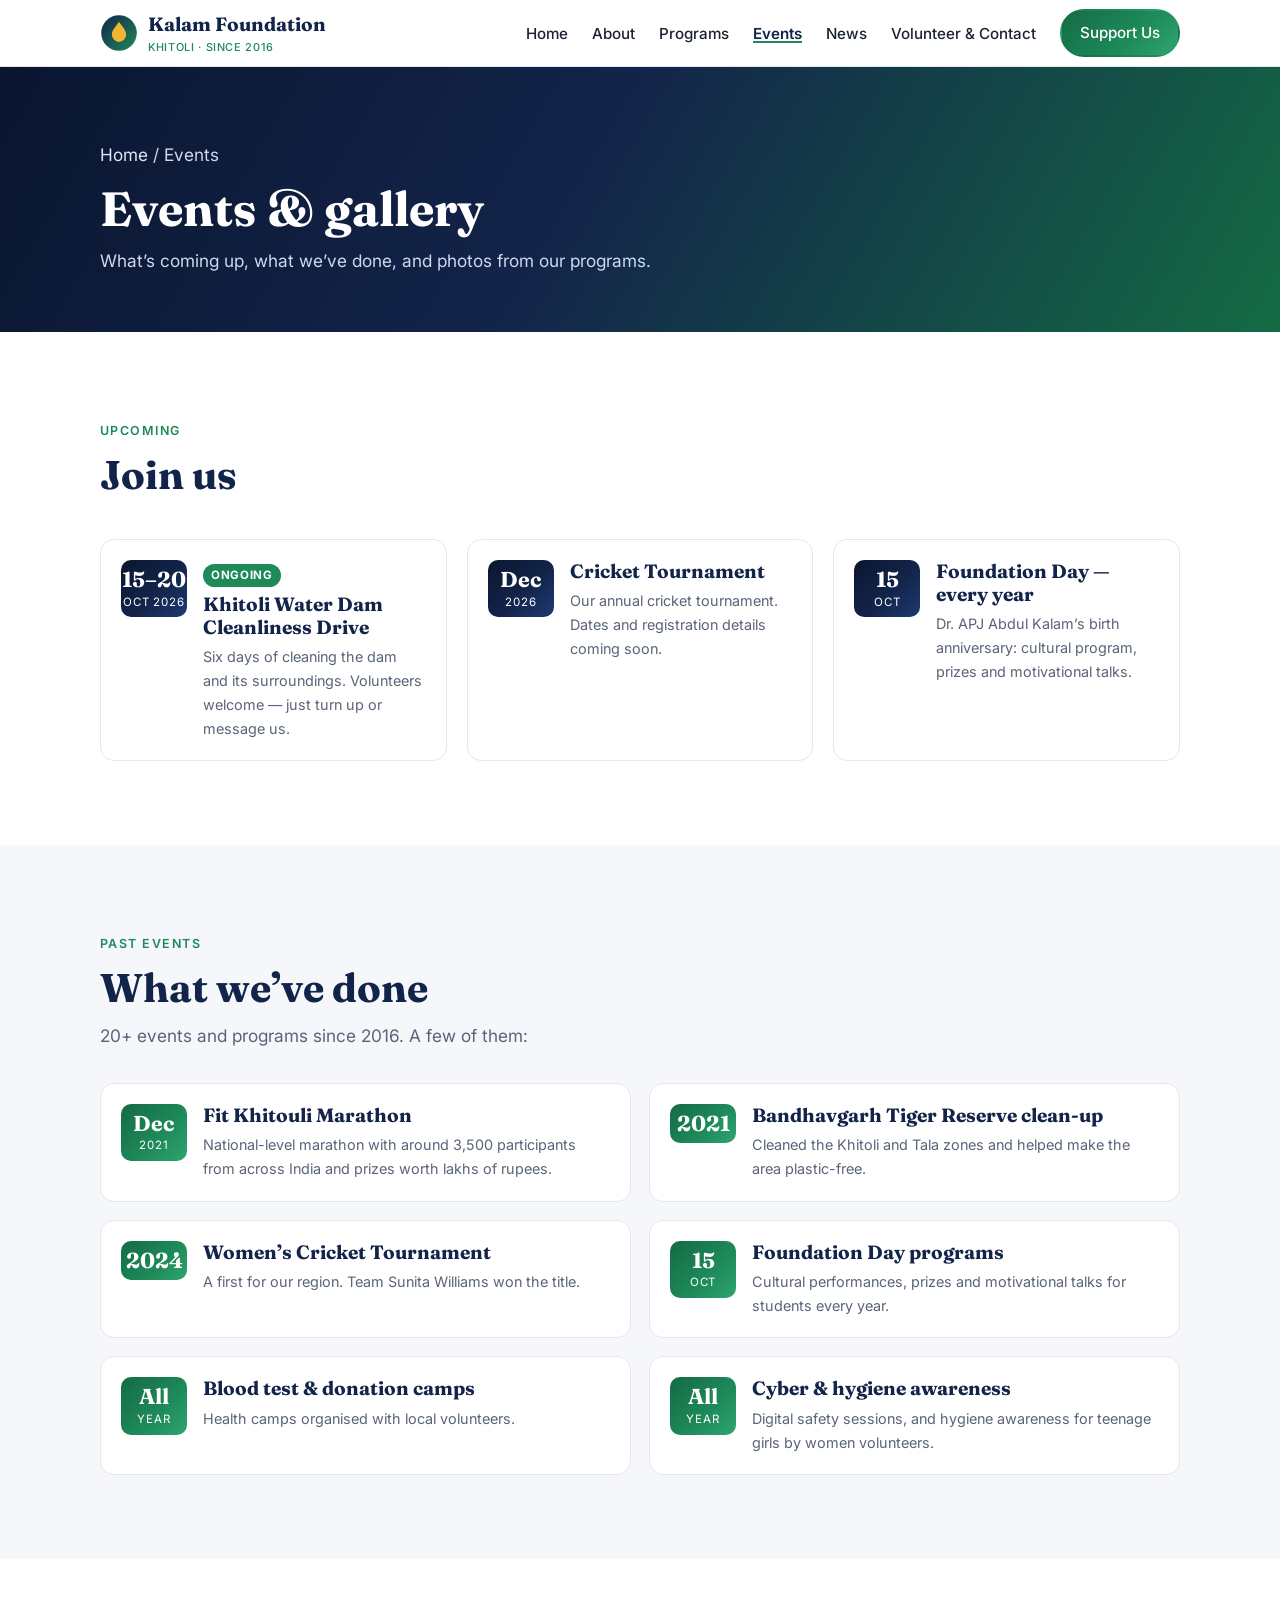
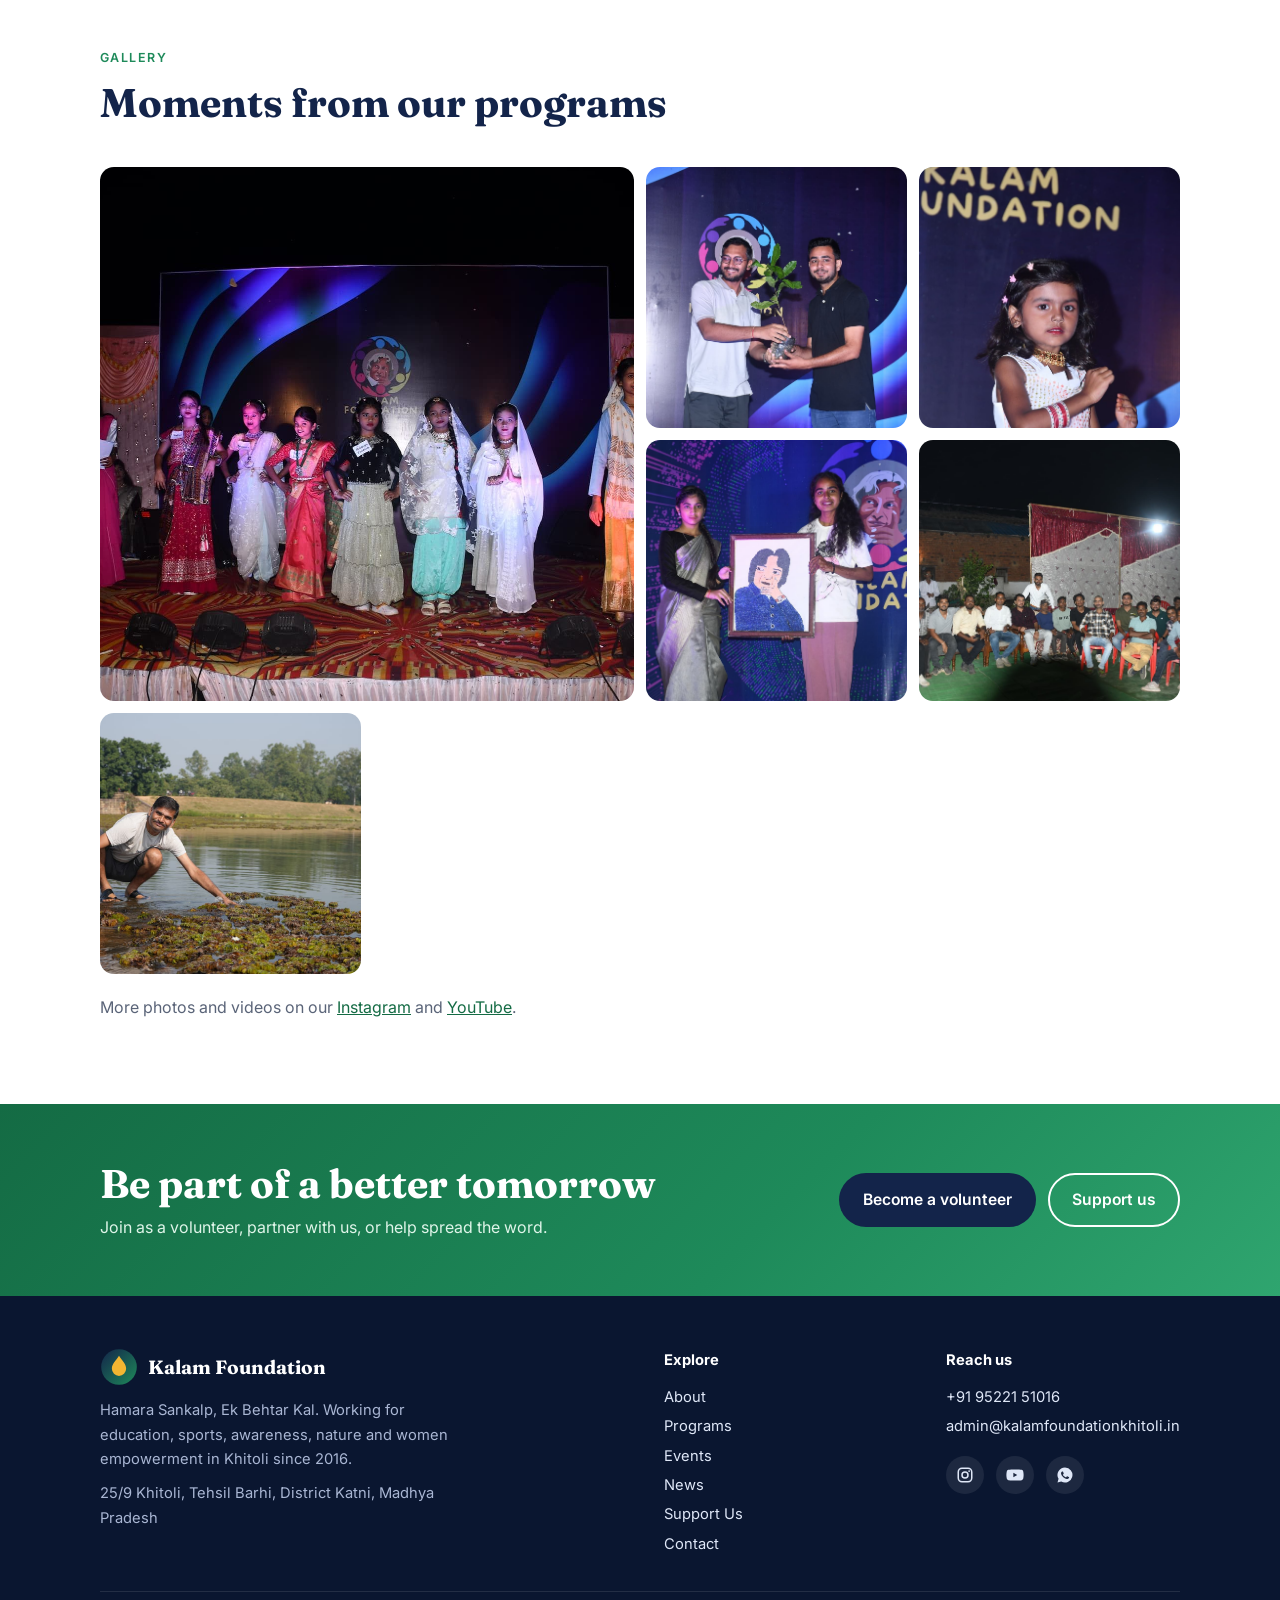
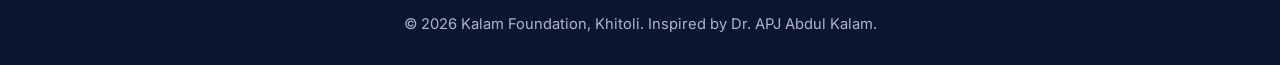
<file: events.html>
<!doctype html>
<html lang="en">
<head>
<meta charset="utf-8">
<meta name="viewport" content="width=device-width, initial-scale=1">
<title>Events & Gallery — Kalam Foundation, Khitoli</title>
<meta name="description" content="Upcoming and past events: Fit Khitouli Marathon, women’s cricket tournament, cleanliness drives and Foundation Day.">
<meta property="og:title" content="Events & Gallery — Kalam Foundation, Khitoli">
<meta property="og:description" content="Upcoming and past events: Fit Khitouli Marathon, women’s cricket tournament, cleanliness drives and Foundation Day.">
<meta property="og:image" content="https://kalamfoundationkhitoli.in/images/cultural-program.jpg">
<meta name="theme-color" content="#13244a">
<link rel="icon" href="data:image/svg+xml,<svg xmlns='http://www.w3.org/2000/svg' viewBox='0 0 64 64'><circle cx='32' cy='32' r='30' fill='%2313244a'/><path d='M32 13c-6 9-12 14-12 22a12 12 0 0 0 24 0c0-8-6-13-12-22z' fill='%23f2b632'/></svg>">
<link rel="preconnect" href="https://fonts.googleapis.com">
<link rel="preconnect" href="https://fonts.gstatic.com" crossorigin>
<link href="https://fonts.googleapis.com/css2?family=Fraunces:opsz,wght@9..144,600;9..144,700&family=Inter:wght@400;500;600;700&display=swap" rel="stylesheet">
<link rel="stylesheet" href="style.css?v=5">
</head>
<body>
<!-- Edit text directly in this file. Colours & layout: style.css. Slider & menu: main.js -->
<header>
  <nav class="wrap nav">
    <a href="index.html" class="brand"><svg viewBox="0 0 64 64" aria-hidden="true"><defs><linearGradient id="lg" x1="0" y1="0" x2="1" y2="1"><stop offset="0" stop-color="#13244a"/><stop offset="1" stop-color="#1e8a5a"/></linearGradient></defs><circle cx="32" cy="32" r="30" fill="url(#lg)"/><path d="M32 13c-6 9-12 14-12 22a12 12 0 0 0 24 0c0-8-6-13-12-22z" fill="#f2b632"/></svg><span>Kalam Foundation<small>Khitoli · Since 2016</small></span></a>
    <button class="burger" aria-label="Open menu" onclick="document.querySelector('.menu').classList.toggle('open')"><span></span><span></span><span></span></button>
    <ul class="menu">
      <li><a href="index.html" data-page="index">Home</a></li>
      <li><a href="about.html" data-page="about">About</a></li>
      <li><a href="programs.html" data-page="programs">Programs</a></li>
      <li><a href="events.html" data-page="events">Events</a></li>
      <li><a href="news.html" data-page="news">News</a></li>
      <li><a href="contact.html" data-page="contact">Volunteer &amp; Contact</a></li>
      <li><a href="support.html" class="btn btn-primary">Support Us</a></li>
    </ul>
  </nav>
</header>

<main>

<section class="page-hero">
  <div class="wrap">
    <p class="crumbs"><a href="index.html">Home</a> / Events</p>
    <h1>Events &amp; gallery</h1>
    <p>What’s coming up, what we’ve done, and photos from our programs.</p>
  </div>
</section>

<section>
  <div class="wrap">
    <span class="eyebrow">Upcoming</span>
    <h2>Join us</h2>
    <div class="events" data-cms="upcoming"><div class="event"><div class="date"><b>15–20</b><small>Oct 2026</small></div><div><span class="badge">Ongoing</span><br><h3>Khitoli Water Dam Cleanliness Drive</h3><p>Six days of cleaning the dam and its surroundings. Volunteers welcome — just turn up or message us.</p></div></div><div class="event"><div class="date"><b>Dec</b><small>2026</small></div><div><h3>Cricket Tournament</h3><p>Our annual cricket tournament. Dates and registration details coming soon.</p></div></div><div class="event"><div class="date"><b>15</b><small>Oct</small></div><div><h3>Foundation Day — every year</h3><p>Dr. APJ Abdul Kalam’s birth anniversary: cultural program, prizes and motivational talks.</p></div></div></div>
  </div>
</section>

<section class="soft">
  <div class="wrap">
    <span class="eyebrow">Past events</span>
    <h2>What we’ve done</h2>
    <p class="lead">20+ events and programs since 2016. A few of them:</p>
    <div class="past" data-cms="past"><div class="event"><div class="date"><b>Dec</b><small>2021</small></div><div><h3>Fit Khitouli Marathon</h3><p>National-level marathon with around 3,500 participants from across India and prizes worth lakhs of rupees.</p></div></div><div class="event"><div class="date"><b>2021</b><small></small></div><div><h3>Bandhavgarh Tiger Reserve clean-up</h3><p>Cleaned the Khitoli and Tala zones and helped make the area plastic-free.</p></div></div><div class="event"><div class="date"><b>2024</b><small></small></div><div><h3>Women’s Cricket Tournament</h3><p>A first for our region. Team Sunita Williams won the title.</p></div></div><div class="event"><div class="date"><b>15</b><small>Oct</small></div><div><h3>Foundation Day programs</h3><p>Cultural performances, prizes and motivational talks for students every year.</p></div></div><div class="event"><div class="date"><b>All</b><small>year</small></div><div><h3>Blood test &amp; donation camps</h3><p>Health camps organised with local volunteers.</p></div></div><div class="event"><div class="date"><b>All</b><small>year</small></div><div><h3>Cyber &amp; hygiene awareness</h3><p>Digital safety sessions, and hygiene awareness for teenage girls by women volunteers.</p></div></div></div>
  </div>
</section>

<section>
  <div class="wrap">
    <span class="eyebrow">Gallery</span>
    <h2>Moments from our programs</h2>
    <div class="gallery" data-cms="gallery"><img class="photo" src="images/cultural-program.jpg" alt="Foundation Day cultural program" loading="lazy"><img class="photo" src="images/sapling-felicitation.jpg" alt="Guest welcomed with a sapling" loading="lazy"><img class="photo" src="images/child-performer.jpg" alt="Young performer on stage" loading="lazy" style="object-position:center 25%"><img class="photo" src="images/young-artist.jpg" alt="Young artist with her portrait" loading="lazy"><img class="photo" src="images/community-gathering.jpg" alt="Villagers at the event" loading="lazy"></div>
    <p class="muted" style="margin-top:20px">More photos and videos on our <a href="https://www.instagram.com/kf_khitoli/" target="_blank" rel="noopener">Instagram</a> and <a href="https://youtube.com/@kalamfoundationkhitoli270" target="_blank" rel="noopener">YouTube</a>.</p>
  </div>
</section>

<section class="cta-band">
  <div class="wrap">
    <div><h2>Be part of a better tomorrow</h2><p>Join as a volunteer, partner with us, or help spread the word.</p></div>
    <div class="ctas"><a href="contact.html#volunteer" class="btn btn-navy">Become a volunteer</a><a href="support.html" class="btn btn-outline">Support us</a></div>
  </div>
</section>

</main>

<footer>
  <div class="wrap">
    <div class="foot">
      <div style="max-width:360px">
        <a href="index.html" class="brand"><svg viewBox="0 0 64 64" aria-hidden="true"><defs><linearGradient id="lg" x1="0" y1="0" x2="1" y2="1"><stop offset="0" stop-color="#13244a"/><stop offset="1" stop-color="#1e8a5a"/></linearGradient></defs><circle cx="32" cy="32" r="30" fill="url(#lg)"/><path d="M32 13c-6 9-12 14-12 22a12 12 0 0 0 24 0c0-8-6-13-12-22z" fill="#f2b632"/></svg>Kalam Foundation</a>
        <p style="margin-top:12px">Hamara Sankalp, Ek Behtar Kal. Working for education, sports, awareness, nature and women empowerment in Khitoli since 2016.</p>
        <p style="margin-top:10px">25/9 Khitoli, Tehsil Barhi, District Katni, Madhya Pradesh</p>
      </div>
      <div>
        <strong style="color:#fff">Explore</strong>
        <p style="margin-top:10px;line-height:2"><a href="about.html">About</a><br><a href="programs.html">Programs</a><br><a href="events.html">Events</a><br><a href="news.html">News</a><br><a href="support.html">Support Us</a><br><a href="contact.html">Contact</a></p>
      </div>
      <div>
        <strong style="color:#fff">Reach us</strong>
        <p style="margin-top:10px;line-height:2"><a href="tel:+919522151016">+91 95221 51016</a><br><a href="mailto:admin@kalamfoundationkhitoli.in">admin@kalamfoundationkhitoli.in</a></p>
        <div class="social">
          <a href="https://www.instagram.com/kf_khitoli/" target="_blank" rel="noopener" aria-label="Instagram"><svg viewBox="0 0 24 24"><path d="M12 7a5 5 0 1 0 0 10 5 5 0 0 0 0-10zm0 8a3 3 0 1 1 0-6 3 3 0 0 1 0 6zm5.5-9.5a1.2 1.2 0 1 0 0 2.4 1.2 1.2 0 0 0 0-2.4zM16 2H8a6 6 0 0 0-6 6v8a6 6 0 0 0 6 6h8a6 6 0 0 0 6-6V8a6 6 0 0 0-6-6zm4 14a4 4 0 0 1-4 4H8a4 4 0 0 1-4-4V8a4 4 0 0 1 4-4h8a4 4 0 0 1 4 4z"/></svg></a>
          <a href="https://youtube.com/@kalamfoundationkhitoli270" target="_blank" rel="noopener" aria-label="YouTube"><svg viewBox="0 0 24 24"><path d="M23 7.2a3 3 0 0 0-2.1-2.1C19 4.6 12 4.6 12 4.6s-7 0-8.9.5A3 3 0 0 0 1 7.2 31 31 0 0 0 .5 12a31 31 0 0 0 .5 4.8 3 3 0 0 0 2.1 2.1c1.9.5 8.9.5 8.9.5s7 0 8.9-.5a3 3 0 0 0 2.1-2.1 31 31 0 0 0 .5-4.8 31 31 0 0 0-.5-4.8zM9.8 15V9l5.2 3z"/></svg></a>
          <a href="https://wa.me/919522151016" target="_blank" rel="noopener" aria-label="WhatsApp"><svg viewBox="0 0 24 24"><path d="M12 2a10 10 0 0 0-8.6 15.1L2 22l5-1.3A10 10 0 1 0 12 2zm5.3 14.1c-.2.6-1.3 1.2-1.8 1.2-.5.1-1 .1-3.3-.8a11.6 11.6 0 0 1-4.5-4 5 5 0 0 1-1-2.7 2.9 2.9 0 0 1 .9-2.2 1 1 0 0 1 .7-.3h.5c.2 0 .4 0 .6.5l.8 2c.1.2.1.4 0 .5l-.4.6-.4.4c-.1.1-.3.3-.1.6a8 8 0 0 0 1.5 1.8 7.2 7.2 0 0 0 2.1 1.3c.3.1.5.1.6-.1l.9-1c.2-.3.4-.2.6-.1l1.9.9c.3.1.5.2.5.3a2.5 2.5 0 0 1-.1 1.4z"/></svg></a>
        </div>
      </div>
    </div>
    <p class="copyright">© <span class="yr"></span> Kalam Foundation, Khitoli. Inspired by Dr. APJ Abdul Kalam.</p>
  </div>
</footer>
<script src="main.js?v=5"></script>
</body>
</html>
</file>
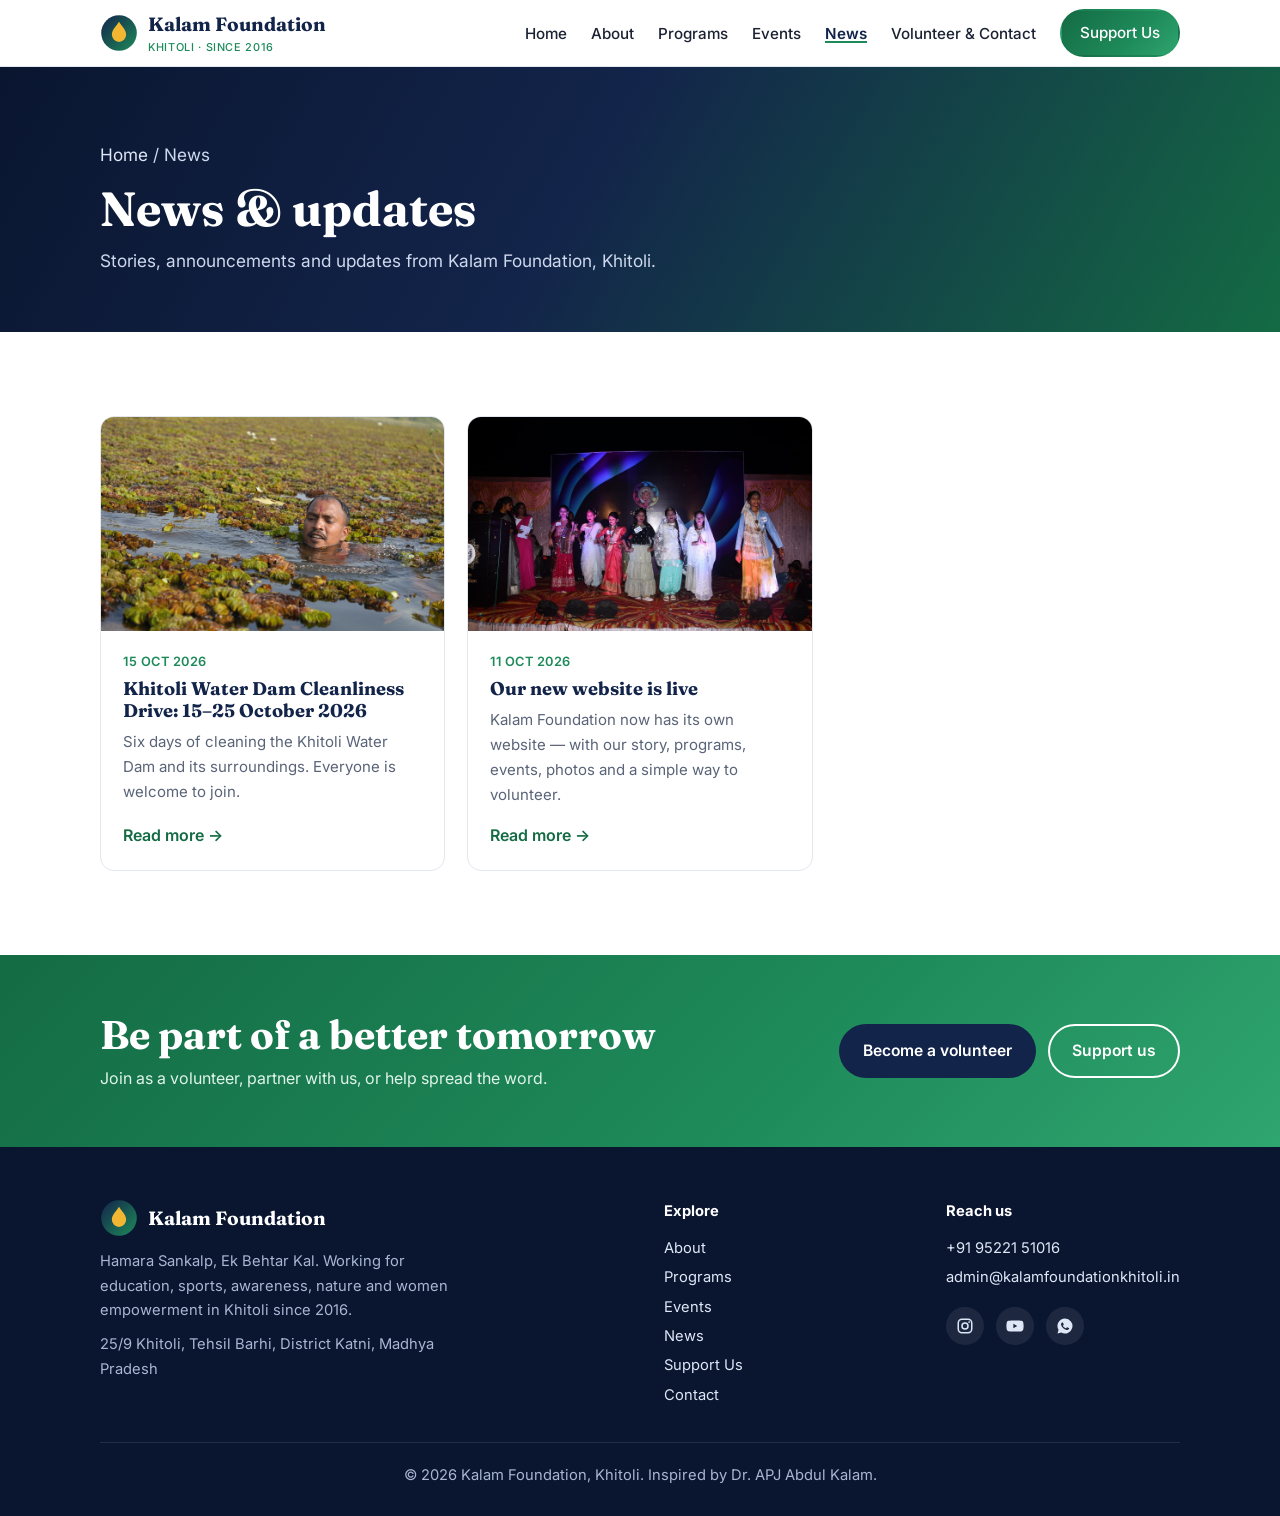
<file: news.html>
<!doctype html>
<html lang="en">
<head>
<meta charset="utf-8">
<meta name="viewport" content="width=device-width, initial-scale=1">
<title>News — Kalam Foundation, Khitoli</title>
<meta name="description" content="News and updates from Kalam Foundation, Khitoli.">
<meta property="og:title" content="News — Kalam Foundation, Khitoli">
<meta property="og:description" content="News and updates from Kalam Foundation, Khitoli.">
<meta property="og:image" content="https://kalamfoundationkhitoli.in/images/cultural-program.jpg">
<meta name="theme-color" content="#13244a">
<link rel="icon" href="data:image/svg+xml,<svg xmlns='http://www.w3.org/2000/svg' viewBox='0 0 64 64'><circle cx='32' cy='32' r='30' fill='%2313244a'/><path d='M32 13c-6 9-12 14-12 22a12 12 0 0 0 24 0c0-8-6-13-12-22z' fill='%23f2b632'/></svg>">
<link rel="preconnect" href="https://fonts.googleapis.com">
<link rel="preconnect" href="https://fonts.gstatic.com" crossorigin>
<link href="https://fonts.googleapis.com/css2?family=Fraunces:opsz,wght@9..144,600;9..144,700&family=Inter:wght@400;500;600;700&display=swap" rel="stylesheet">
<link rel="stylesheet" href="style.css?v=5">
</head>
<body>
<!-- Edit text directly in this file. Colours & layout: style.css. Slider & menu: main.js -->
<header>
  <nav class="wrap nav">
    <a href="index.html" class="brand"><svg viewBox="0 0 64 64" aria-hidden="true"><defs><linearGradient id="lg" x1="0" y1="0" x2="1" y2="1"><stop offset="0" stop-color="#13244a"/><stop offset="1" stop-color="#1e8a5a"/></linearGradient></defs><circle cx="32" cy="32" r="30" fill="url(#lg)"/><path d="M32 13c-6 9-12 14-12 22a12 12 0 0 0 24 0c0-8-6-13-12-22z" fill="#f2b632"/></svg><span>Kalam Foundation<small>Khitoli · Since 2016</small></span></a>
    <button class="burger" aria-label="Open menu" onclick="document.querySelector('.menu').classList.toggle('open')"><span></span><span></span><span></span></button>
    <ul class="menu">
      <li><a href="index.html" data-page="index">Home</a></li>
      <li><a href="about.html" data-page="about">About</a></li>
      <li><a href="programs.html" data-page="programs">Programs</a></li>
      <li><a href="events.html" data-page="events">Events</a></li>
      <li><a href="news.html" data-page="news">News</a></li>
      <li><a href="contact.html" data-page="contact">Volunteer &amp; Contact</a></li>
      <li><a href="support.html" class="btn btn-primary">Support Us</a></li>
    </ul>
  </nav>
</header>

<main>

<section class="page-hero">
  <div class="wrap">
    <p class="crumbs"><a href="index.html">Home</a> / News</p>
    <h1>News &amp; updates</h1>
    <p>Stories, announcements and updates from Kalam Foundation, Khitoli.</p>
  </div>
</section>

<section>
  <div class="wrap">
    <div class="news-grid" data-cms="news" style="margin-top:0"><a class="news-card" href="post.html?p=water-dam-cleanliness-drive-2026"><img src="images/DSC04367-1.jpg" alt="" loading="lazy"><div class="news-body"><time>15 Oct 2026</time><h3>Khitoli Water Dam Cleanliness Drive: 15–25 October 2026</h3><p>Six days of cleaning the Khitoli Water Dam and its surroundings. Everyone is welcome to join.</p><span class="more">Read more →</span></div></a><a class="news-card" href="post.html?p=new-website-live"><img src="images/cultural-program.jpg" alt="" loading="lazy"><div class="news-body"><time>11 Oct 2026</time><h3>Our new website is live</h3><p>Kalam Foundation now has its own website — with our story, programs, events, photos and a simple way to volunteer.</p><span class="more">Read more →</span></div></a></div>
  </div>
</section>

<section class="cta-band">
  <div class="wrap">
    <div><h2>Be part of a better tomorrow</h2><p>Join as a volunteer, partner with us, or help spread the word.</p></div>
    <div class="ctas"><a href="contact.html#volunteer" class="btn btn-navy">Become a volunteer</a><a href="support.html" class="btn btn-outline">Support us</a></div>
  </div>
</section>

</main>

<footer>
  <div class="wrap">
    <div class="foot">
      <div style="max-width:360px">
        <a href="index.html" class="brand"><svg viewBox="0 0 64 64" aria-hidden="true"><defs><linearGradient id="lg" x1="0" y1="0" x2="1" y2="1"><stop offset="0" stop-color="#13244a"/><stop offset="1" stop-color="#1e8a5a"/></linearGradient></defs><circle cx="32" cy="32" r="30" fill="url(#lg)"/><path d="M32 13c-6 9-12 14-12 22a12 12 0 0 0 24 0c0-8-6-13-12-22z" fill="#f2b632"/></svg>Kalam Foundation</a>
        <p style="margin-top:12px">Hamara Sankalp, Ek Behtar Kal. Working for education, sports, awareness, nature and women empowerment in Khitoli since 2016.</p>
        <p style="margin-top:10px">25/9 Khitoli, Tehsil Barhi, District Katni, Madhya Pradesh</p>
      </div>
      <div>
        <strong style="color:#fff">Explore</strong>
        <p style="margin-top:10px;line-height:2"><a href="about.html">About</a><br><a href="programs.html">Programs</a><br><a href="events.html">Events</a><br><a href="news.html">News</a><br><a href="support.html">Support Us</a><br><a href="contact.html">Contact</a></p>
      </div>
      <div>
        <strong style="color:#fff">Reach us</strong>
        <p style="margin-top:10px;line-height:2"><a href="tel:+919522151016">+91 95221 51016</a><br><a href="mailto:admin@kalamfoundationkhitoli.in">admin@kalamfoundationkhitoli.in</a></p>
        <div class="social">
          <a href="https://www.instagram.com/kf_khitoli/" target="_blank" rel="noopener" aria-label="Instagram"><svg viewBox="0 0 24 24"><path d="M12 7a5 5 0 1 0 0 10 5 5 0 0 0 0-10zm0 8a3 3 0 1 1 0-6 3 3 0 0 1 0 6zm5.5-9.5a1.2 1.2 0 1 0 0 2.4 1.2 1.2 0 0 0 0-2.4zM16 2H8a6 6 0 0 0-6 6v8a6 6 0 0 0 6 6h8a6 6 0 0 0 6-6V8a6 6 0 0 0-6-6zm4 14a4 4 0 0 1-4 4H8a4 4 0 0 1-4-4V8a4 4 0 0 1 4-4h8a4 4 0 0 1 4 4z"/></svg></a>
          <a href="https://youtube.com/@kalamfoundationkhitoli270" target="_blank" rel="noopener" aria-label="YouTube"><svg viewBox="0 0 24 24"><path d="M23 7.2a3 3 0 0 0-2.1-2.1C19 4.6 12 4.6 12 4.6s-7 0-8.9.5A3 3 0 0 0 1 7.2 31 31 0 0 0 .5 12a31 31 0 0 0 .5 4.8 3 3 0 0 0 2.1 2.1c1.9.5 8.9.5 8.9.5s7 0 8.9-.5a3 3 0 0 0 2.1-2.1 31 31 0 0 0 .5-4.8 31 31 0 0 0-.5-4.8zM9.8 15V9l5.2 3z"/></svg></a>
          <a href="https://wa.me/919522151016" target="_blank" rel="noopener" aria-label="WhatsApp"><svg viewBox="0 0 24 24"><path d="M12 2a10 10 0 0 0-8.6 15.1L2 22l5-1.3A10 10 0 1 0 12 2zm5.3 14.1c-.2.6-1.3 1.2-1.8 1.2-.5.1-1 .1-3.3-.8a11.6 11.6 0 0 1-4.5-4 5 5 0 0 1-1-2.7 2.9 2.9 0 0 1 .9-2.2 1 1 0 0 1 .7-.3h.5c.2 0 .4 0 .6.5l.8 2c.1.2.1.4 0 .5l-.4.6-.4.4c-.1.1-.3.3-.1.6a8 8 0 0 0 1.5 1.8 7.2 7.2 0 0 0 2.1 1.3c.3.1.5.1.6-.1l.9-1c.2-.3.4-.2.6-.1l1.9.9c.3.1.5.2.5.3a2.5 2.5 0 0 1-.1 1.4z"/></svg></a>
        </div>
      </div>
    </div>
    <p class="copyright">© <span class="yr"></span> Kalam Foundation, Khitoli. Inspired by Dr. APJ Abdul Kalam.</p>
  </div>
</footer>
<script src="main.js?v=5"></script>
</body>
</html>
</file>
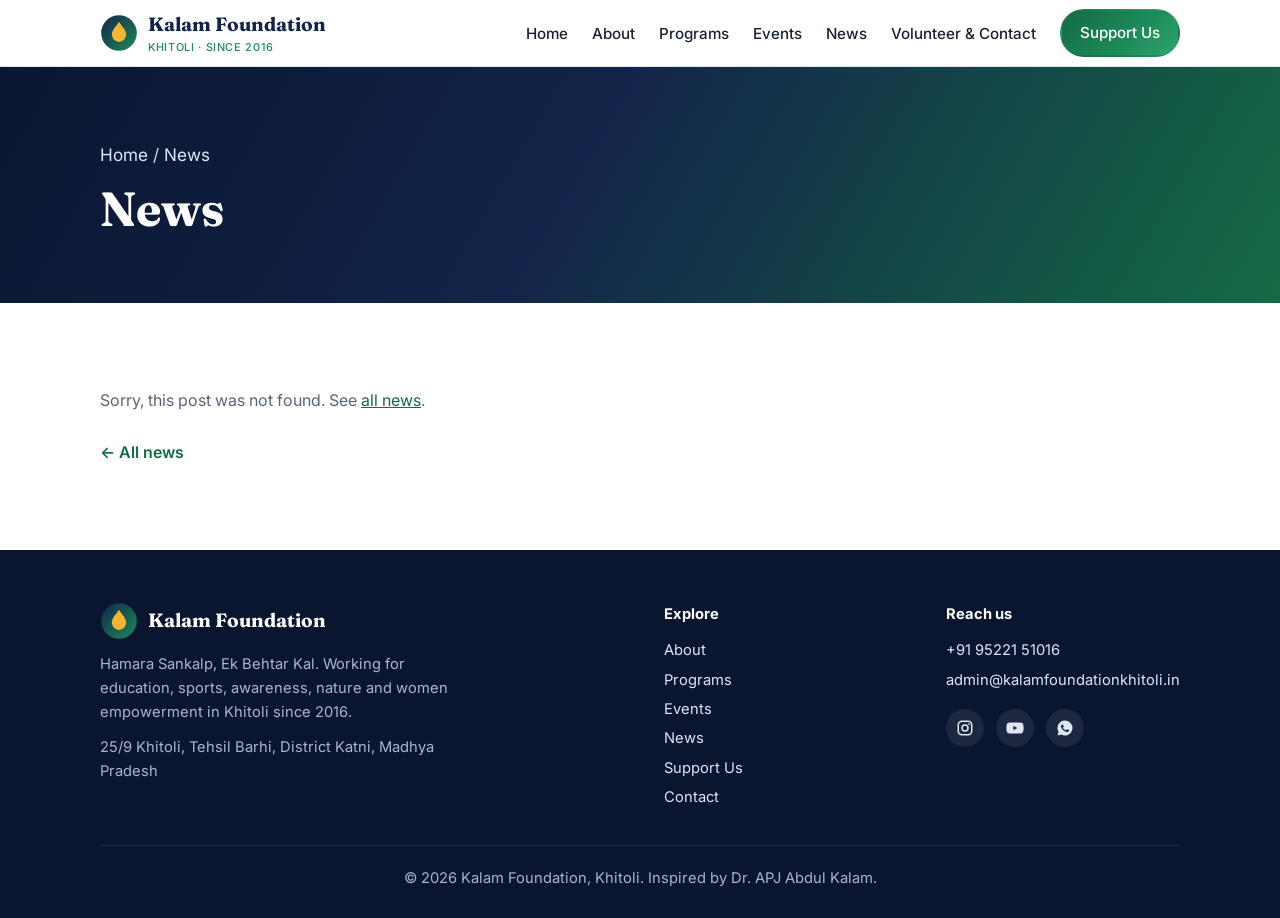
<file: post.html>
<!doctype html>
<html lang="en">
<head>
<meta charset="utf-8">
<meta name="viewport" content="width=device-width, initial-scale=1">
<title>News — Kalam Foundation, Khitoli</title>
<meta name="description" content="News from Kalam Foundation, Khitoli.">
<meta property="og:title" content="News — Kalam Foundation, Khitoli">
<meta property="og:description" content="News from Kalam Foundation, Khitoli.">
<meta property="og:image" content="https://kalamfoundationkhitoli.in/images/cultural-program.jpg">
<meta name="theme-color" content="#13244a">
<link rel="icon" href="data:image/svg+xml,<svg xmlns='http://www.w3.org/2000/svg' viewBox='0 0 64 64'><circle cx='32' cy='32' r='30' fill='%2313244a'/><path d='M32 13c-6 9-12 14-12 22a12 12 0 0 0 24 0c0-8-6-13-12-22z' fill='%23f2b632'/></svg>">
<link rel="preconnect" href="https://fonts.googleapis.com">
<link rel="preconnect" href="https://fonts.gstatic.com" crossorigin>
<link href="https://fonts.googleapis.com/css2?family=Fraunces:opsz,wght@9..144,600;9..144,700&family=Inter:wght@400;500;600;700&display=swap" rel="stylesheet">
<link rel="stylesheet" href="style.css?v=5">
</head>
<body>
<!-- Edit text directly in this file. Colours & layout: style.css. Slider & menu: main.js -->
<header>
  <nav class="wrap nav">
    <a href="index.html" class="brand"><svg viewBox="0 0 64 64" aria-hidden="true"><defs><linearGradient id="lg" x1="0" y1="0" x2="1" y2="1"><stop offset="0" stop-color="#13244a"/><stop offset="1" stop-color="#1e8a5a"/></linearGradient></defs><circle cx="32" cy="32" r="30" fill="url(#lg)"/><path d="M32 13c-6 9-12 14-12 22a12 12 0 0 0 24 0c0-8-6-13-12-22z" fill="#f2b632"/></svg><span>Kalam Foundation<small>Khitoli · Since 2016</small></span></a>
    <button class="burger" aria-label="Open menu" onclick="document.querySelector('.menu').classList.toggle('open')"><span></span><span></span><span></span></button>
    <ul class="menu">
      <li><a href="index.html" data-page="index">Home</a></li>
      <li><a href="about.html" data-page="about">About</a></li>
      <li><a href="programs.html" data-page="programs">Programs</a></li>
      <li><a href="events.html" data-page="events">Events</a></li>
      <li><a href="news.html" data-page="news">News</a></li>
      <li><a href="contact.html" data-page="contact">Volunteer &amp; Contact</a></li>
      <li><a href="support.html" class="btn btn-primary">Support Us</a></li>
    </ul>
  </nav>
</header>

<main>

<section class="page-hero">
  <div class="wrap">
    <p class="crumbs"><a href="index.html">Home</a> / <a href="news.html">News</a></p>
    <h1 id="post-title">News</h1>
    <p id="post-date"></p>
  </div>
</section>

<section>
  <div class="wrap">
    <article class="post" id="post">
      <p class="muted">Loading… If this takes too long, go back to <a href="news.html">all news</a>.</p>
    </article>
    <a class="more" href="news.html">← All news</a>
  </div>
</section>

</main>

<footer>
  <div class="wrap">
    <div class="foot">
      <div style="max-width:360px">
        <a href="index.html" class="brand"><svg viewBox="0 0 64 64" aria-hidden="true"><defs><linearGradient id="lg" x1="0" y1="0" x2="1" y2="1"><stop offset="0" stop-color="#13244a"/><stop offset="1" stop-color="#1e8a5a"/></linearGradient></defs><circle cx="32" cy="32" r="30" fill="url(#lg)"/><path d="M32 13c-6 9-12 14-12 22a12 12 0 0 0 24 0c0-8-6-13-12-22z" fill="#f2b632"/></svg>Kalam Foundation</a>
        <p style="margin-top:12px">Hamara Sankalp, Ek Behtar Kal. Working for education, sports, awareness, nature and women empowerment in Khitoli since 2016.</p>
        <p style="margin-top:10px">25/9 Khitoli, Tehsil Barhi, District Katni, Madhya Pradesh</p>
      </div>
      <div>
        <strong style="color:#fff">Explore</strong>
        <p style="margin-top:10px;line-height:2"><a href="about.html">About</a><br><a href="programs.html">Programs</a><br><a href="events.html">Events</a><br><a href="news.html">News</a><br><a href="support.html">Support Us</a><br><a href="contact.html">Contact</a></p>
      </div>
      <div>
        <strong style="color:#fff">Reach us</strong>
        <p style="margin-top:10px;line-height:2"><a href="tel:+919522151016">+91 95221 51016</a><br><a href="mailto:admin@kalamfoundationkhitoli.in">admin@kalamfoundationkhitoli.in</a></p>
        <div class="social">
          <a href="https://www.instagram.com/kf_khitoli/" target="_blank" rel="noopener" aria-label="Instagram"><svg viewBox="0 0 24 24"><path d="M12 7a5 5 0 1 0 0 10 5 5 0 0 0 0-10zm0 8a3 3 0 1 1 0-6 3 3 0 0 1 0 6zm5.5-9.5a1.2 1.2 0 1 0 0 2.4 1.2 1.2 0 0 0 0-2.4zM16 2H8a6 6 0 0 0-6 6v8a6 6 0 0 0 6 6h8a6 6 0 0 0 6-6V8a6 6 0 0 0-6-6zm4 14a4 4 0 0 1-4 4H8a4 4 0 0 1-4-4V8a4 4 0 0 1 4-4h8a4 4 0 0 1 4 4z"/></svg></a>
          <a href="https://youtube.com/@kalamfoundationkhitoli270" target="_blank" rel="noopener" aria-label="YouTube"><svg viewBox="0 0 24 24"><path d="M23 7.2a3 3 0 0 0-2.1-2.1C19 4.6 12 4.6 12 4.6s-7 0-8.9.5A3 3 0 0 0 1 7.2 31 31 0 0 0 .5 12a31 31 0 0 0 .5 4.8 3 3 0 0 0 2.1 2.1c1.9.5 8.9.5 8.9.5s7 0 8.9-.5a3 3 0 0 0 2.1-2.1 31 31 0 0 0 .5-4.8 31 31 0 0 0-.5-4.8zM9.8 15V9l5.2 3z"/></svg></a>
          <a href="https://wa.me/919522151016" target="_blank" rel="noopener" aria-label="WhatsApp"><svg viewBox="0 0 24 24"><path d="M12 2a10 10 0 0 0-8.6 15.1L2 22l5-1.3A10 10 0 1 0 12 2zm5.3 14.1c-.2.6-1.3 1.2-1.8 1.2-.5.1-1 .1-3.3-.8a11.6 11.6 0 0 1-4.5-4 5 5 0 0 1-1-2.7 2.9 2.9 0 0 1 .9-2.2 1 1 0 0 1 .7-.3h.5c.2 0 .4 0 .6.5l.8 2c.1.2.1.4 0 .5l-.4.6-.4.4c-.1.1-.3.3-.1.6a8 8 0 0 0 1.5 1.8 7.2 7.2 0 0 0 2.1 1.3c.3.1.5.1.6-.1l.9-1c.2-.3.4-.2.6-.1l1.9.9c.3.1.5.2.5.3a2.5 2.5 0 0 1-.1 1.4z"/></svg></a>
        </div>
      </div>
    </div>
    <p class="copyright">© <span class="yr"></span> Kalam Foundation, Khitoli. Inspired by Dr. APJ Abdul Kalam.</p>
  </div>
</footer>
<script src="main.js?v=5"></script>
</body>
</html>
</file>
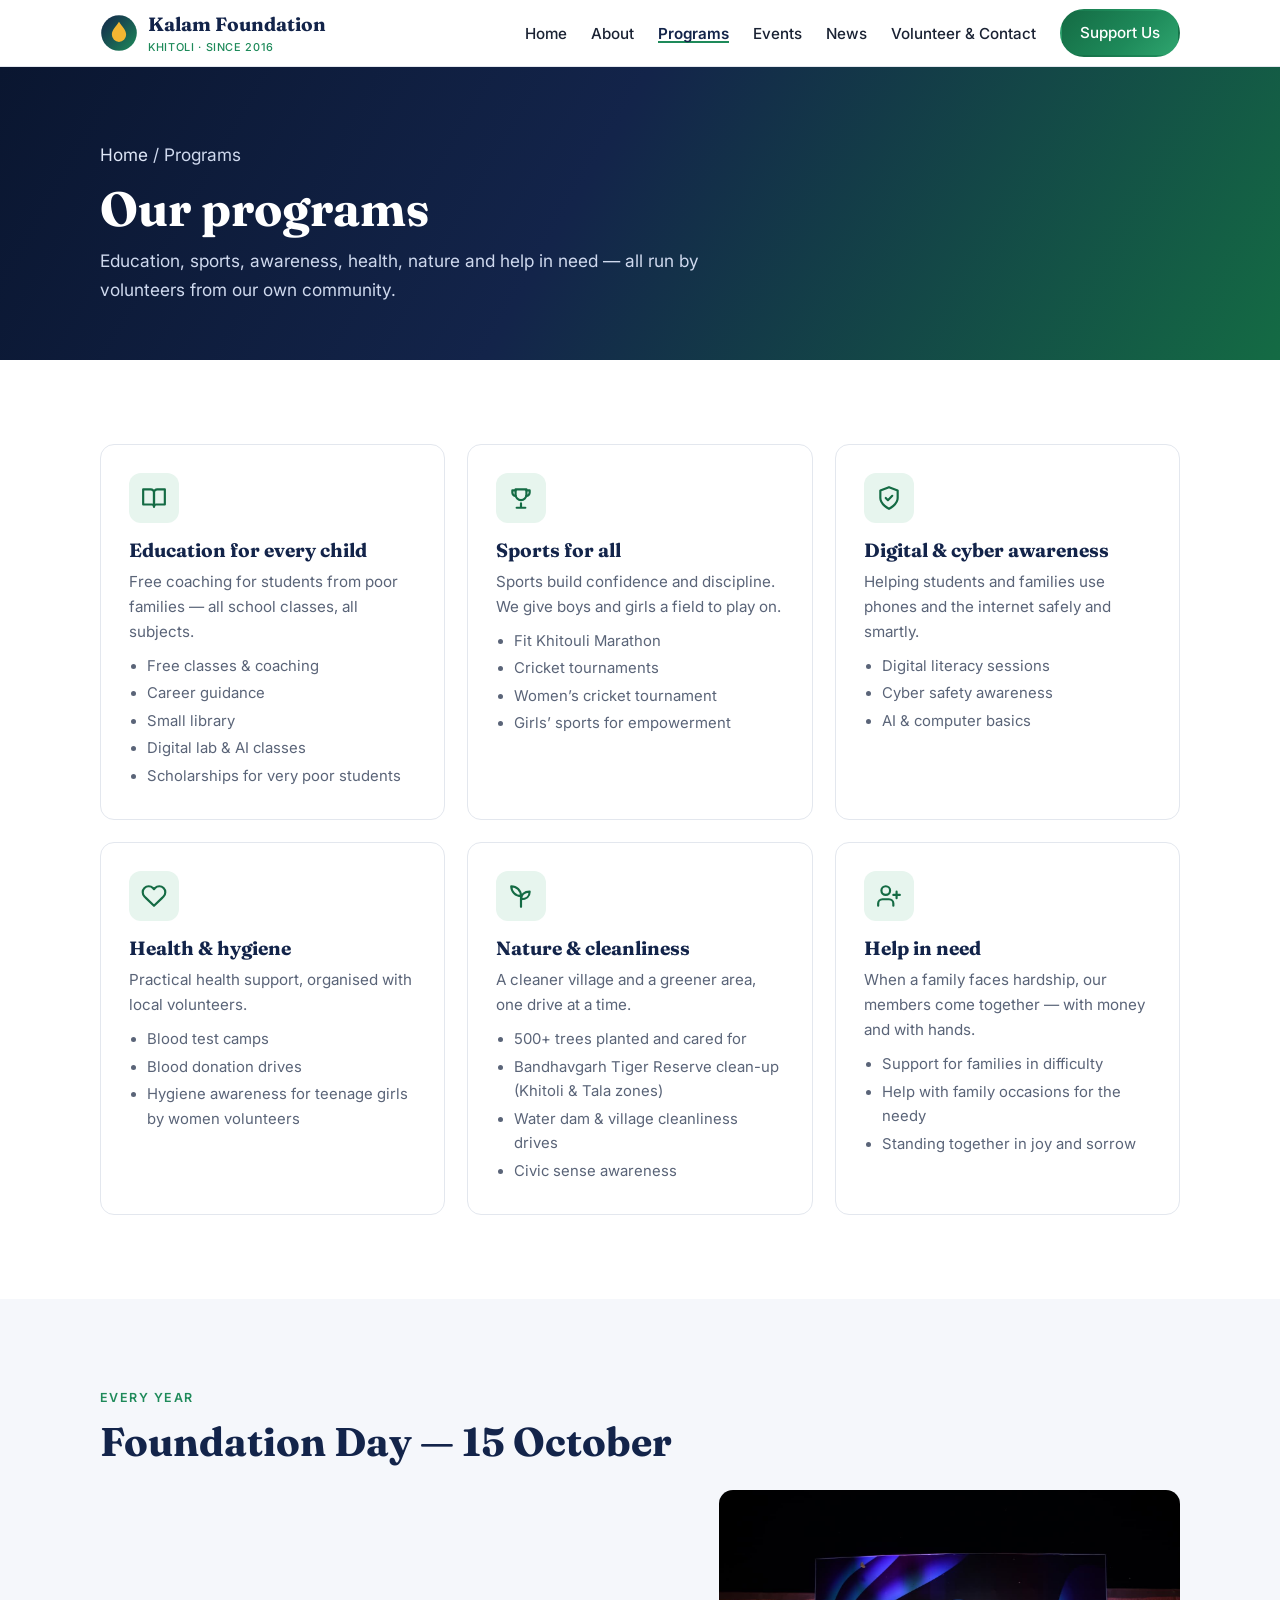
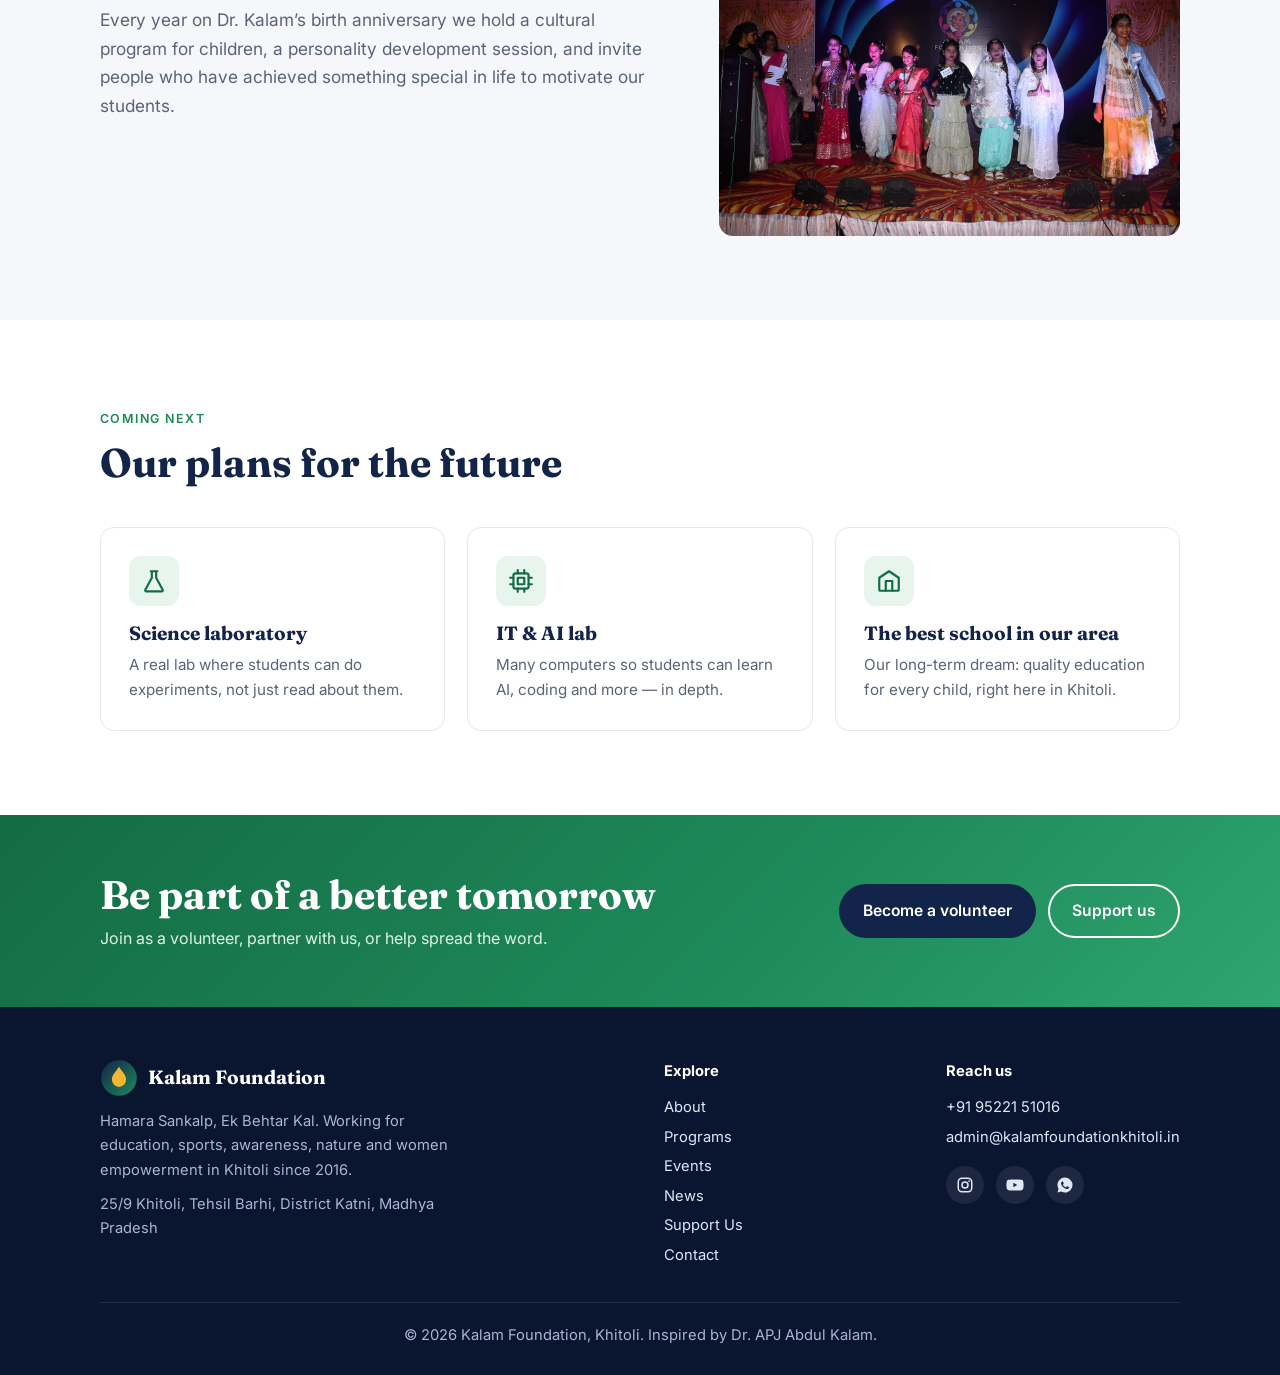
<file: programs.html>
<!doctype html>
<html lang="en">
<head>
<meta charset="utf-8">
<meta name="viewport" content="width=device-width, initial-scale=1">
<title>Programs — Kalam Foundation, Khitoli</title>
<meta name="description" content="Education, sports, digital awareness, health, nature and help in need.">
<meta property="og:title" content="Programs — Kalam Foundation, Khitoli">
<meta property="og:description" content="Education, sports, digital awareness, health, nature and help in need.">
<meta property="og:image" content="https://kalamfoundationkhitoli.in/images/cultural-program.jpg">
<meta name="theme-color" content="#13244a">
<link rel="icon" href="data:image/svg+xml,<svg xmlns='http://www.w3.org/2000/svg' viewBox='0 0 64 64'><circle cx='32' cy='32' r='30' fill='%2313244a'/><path d='M32 13c-6 9-12 14-12 22a12 12 0 0 0 24 0c0-8-6-13-12-22z' fill='%23f2b632'/></svg>">
<link rel="preconnect" href="https://fonts.googleapis.com">
<link rel="preconnect" href="https://fonts.gstatic.com" crossorigin>
<link href="https://fonts.googleapis.com/css2?family=Fraunces:opsz,wght@9..144,600;9..144,700&family=Inter:wght@400;500;600;700&display=swap" rel="stylesheet">
<link rel="stylesheet" href="style.css?v=5">
</head>
<body>
<!-- Edit text directly in this file. Colours & layout: style.css. Slider & menu: main.js -->
<header>
  <nav class="wrap nav">
    <a href="index.html" class="brand"><svg viewBox="0 0 64 64" aria-hidden="true"><defs><linearGradient id="lg" x1="0" y1="0" x2="1" y2="1"><stop offset="0" stop-color="#13244a"/><stop offset="1" stop-color="#1e8a5a"/></linearGradient></defs><circle cx="32" cy="32" r="30" fill="url(#lg)"/><path d="M32 13c-6 9-12 14-12 22a12 12 0 0 0 24 0c0-8-6-13-12-22z" fill="#f2b632"/></svg><span>Kalam Foundation<small>Khitoli · Since 2016</small></span></a>
    <button class="burger" aria-label="Open menu" onclick="document.querySelector('.menu').classList.toggle('open')"><span></span><span></span><span></span></button>
    <ul class="menu">
      <li><a href="index.html" data-page="index">Home</a></li>
      <li><a href="about.html" data-page="about">About</a></li>
      <li><a href="programs.html" data-page="programs">Programs</a></li>
      <li><a href="events.html" data-page="events">Events</a></li>
      <li><a href="news.html" data-page="news">News</a></li>
      <li><a href="contact.html" data-page="contact">Volunteer &amp; Contact</a></li>
      <li><a href="support.html" class="btn btn-primary">Support Us</a></li>
    </ul>
  </nav>
</header>

<main>

<section class="page-hero">
  <div class="wrap">
    <p class="crumbs"><a href="index.html">Home</a> / Programs</p>
    <h1>Our programs</h1>
    <p>Education, sports, awareness, health, nature and help in need — all run by volunteers from our own community.</p>
  </div>
</section>

<section>
  <div class="wrap">
    <div class="cards" style="margin-top:0">
      <div class="card"><div class="icon"><svg viewBox="0 0 24 24"><path d="M2 4h7a3 3 0 0 1 3 3v13a2 2 0 0 0-2-2H2z"/><path d="M22 4h-7a3 3 0 0 0-3 3v13a2 2 0 0 1 2-2h8z"/></svg></div><h3>Education for every child</h3><p>Free coaching for students from poor families — all school classes, all subjects.</p><ul><li>Free classes &amp; coaching</li><li>Career guidance</li><li>Small library</li><li>Digital lab &amp; AI classes</li><li>Scholarships for very poor students</li></ul></div>
      <div class="card"><div class="icon"><svg viewBox="0 0 24 24"><path d="M8 21h8M12 17v4M7 4h10v5a5 5 0 0 1-10 0z"/><path d="M17 5h3v2a3 3 0 0 1-3 3M7 5H4v2a3 3 0 0 0 3 3"/></svg></div><h3>Sports for all</h3><p>Sports build confidence and discipline. We give boys and girls a field to play on.</p><ul><li>Fit Khitouli Marathon</li><li>Cricket tournaments</li><li>Women’s cricket tournament</li><li>Girls’ sports for empowerment</li></ul></div>
      <div class="card"><div class="icon"><svg viewBox="0 0 24 24"><path d="M12 22s8-4 8-10V5l-8-3-8 3v7c0 6 8 10 8 10z"/><path d="M9 12l2 2 4-4"/></svg></div><h3>Digital &amp; cyber awareness</h3><p>Helping students and families use phones and the internet safely and smartly.</p><ul><li>Digital literacy sessions</li><li>Cyber safety awareness</li><li>AI &amp; computer basics</li></ul></div>
      <div class="card"><div class="icon"><svg viewBox="0 0 24 24"><path d="M20.8 4.6a5.5 5.5 0 0 0-7.8 0L12 5.7l-1-1.1a5.5 5.5 0 0 0-7.8 7.8l1 1.1L12 21l7.8-7.5 1-1.1a5.5 5.5 0 0 0 0-7.8z"/></svg></div><h3>Health &amp; hygiene</h3><p>Practical health support, organised with local volunteers.</p><ul><li>Blood test camps</li><li>Blood donation drives</li><li>Hygiene awareness for teenage girls by women volunteers</li></ul></div>
      <div class="card"><div class="icon"><svg viewBox="0 0 24 24"><path d="M12 22V12"/><path d="M12 12C12 7 8 3 3 3c0 5 4 9 9 9z"/><path d="M12 15c0-4 3-7 8-7 0 4-3 7-8 7z"/></svg></div><h3>Nature &amp; cleanliness</h3><p>A cleaner village and a greener area, one drive at a time.</p><ul><li>500+ trees planted and cared for</li><li>Bandhavgarh Tiger Reserve clean-up (Khitoli &amp; Tala zones)</li><li>Water dam &amp; village cleanliness drives</li><li>Civic sense awareness</li></ul></div>
      <div class="card"><div class="icon"><svg viewBox="0 0 24 24"><circle cx="9" cy="7" r="4"/><path d="M2 21v-2a4 4 0 0 1 4-4h6a4 4 0 0 1 4 4v2"/><path d="M19 8v6M16 11h6"/></svg></div><h3>Help in need</h3><p>When a family faces hardship, our members come together — with money and with hands.</p><ul><li>Support for families in difficulty</li><li>Help with family occasions for the needy</li><li>Standing together in joy and sorrow</li></ul></div>
    </div>
  </div>
</section>

<section class="soft">
  <div class="wrap">
    <span class="eyebrow">Every year</span>
    <h2>Foundation Day — 15 October</h2>
    <div class="split" style="margin-top:24px">
      <p class="lead">Every year on Dr. Kalam’s birth anniversary we hold a cultural program for children, a personality development session, and invite people who have achieved something special in life to motivate our students.</p>
      <img class="photo" src="images/cultural-program.jpg" alt="Children performing at the Foundation Day cultural program" loading="lazy">
    </div>
  </div>
</section>

<section>
  <div class="wrap">
    <span class="eyebrow">Coming next</span>
    <h2>Our plans for the future</h2>
    <div class="cards">
      <div class="card"><div class="icon"><svg viewBox="0 0 24 24"><path d="M9 3h6M10 3v6L4 20a1 1 0 0 0 1 1.5h14A1 1 0 0 0 20 20L14 9V3"/></svg></div><h3>Science laboratory</h3><p>A real lab where students can do experiments, not just read about them.</p></div>
      <div class="card"><div class="icon"><svg viewBox="0 0 24 24"><rect x="5" y="5" width="14" height="14" rx="2"/><rect x="9" y="9" width="6" height="6"/><path d="M9 2v3M15 2v3M9 19v3M15 19v3M2 9h3M2 15h3M19 9h3M19 15h3"/></svg></div><h3>IT &amp; AI lab</h3><p>Many computers so students can learn AI, coding and more — in depth.</p></div>
      <div class="card"><div class="icon"><svg viewBox="0 0 24 24"><path d="M3 9l9-6 9 6v11a1 1 0 0 1-1 1H4a1 1 0 0 1-1-1z"/><path d="M9 21V12h6v9"/></svg></div><h3>The best school in our area</h3><p>Our long-term dream: quality education for every child, right here in Khitoli.</p></div>
    </div>
  </div>
</section>

<section class="cta-band">
  <div class="wrap">
    <div><h2>Be part of a better tomorrow</h2><p>Join as a volunteer, partner with us, or help spread the word.</p></div>
    <div class="ctas"><a href="contact.html#volunteer" class="btn btn-navy">Become a volunteer</a><a href="support.html" class="btn btn-outline">Support us</a></div>
  </div>
</section>

</main>

<footer>
  <div class="wrap">
    <div class="foot">
      <div style="max-width:360px">
        <a href="index.html" class="brand"><svg viewBox="0 0 64 64" aria-hidden="true"><defs><linearGradient id="lg" x1="0" y1="0" x2="1" y2="1"><stop offset="0" stop-color="#13244a"/><stop offset="1" stop-color="#1e8a5a"/></linearGradient></defs><circle cx="32" cy="32" r="30" fill="url(#lg)"/><path d="M32 13c-6 9-12 14-12 22a12 12 0 0 0 24 0c0-8-6-13-12-22z" fill="#f2b632"/></svg>Kalam Foundation</a>
        <p style="margin-top:12px">Hamara Sankalp, Ek Behtar Kal. Working for education, sports, awareness, nature and women empowerment in Khitoli since 2016.</p>
        <p style="margin-top:10px">25/9 Khitoli, Tehsil Barhi, District Katni, Madhya Pradesh</p>
      </div>
      <div>
        <strong style="color:#fff">Explore</strong>
        <p style="margin-top:10px;line-height:2"><a href="about.html">About</a><br><a href="programs.html">Programs</a><br><a href="events.html">Events</a><br><a href="news.html">News</a><br><a href="support.html">Support Us</a><br><a href="contact.html">Contact</a></p>
      </div>
      <div>
        <strong style="color:#fff">Reach us</strong>
        <p style="margin-top:10px;line-height:2"><a href="tel:+919522151016">+91 95221 51016</a><br><a href="mailto:admin@kalamfoundationkhitoli.in">admin@kalamfoundationkhitoli.in</a></p>
        <div class="social">
          <a href="https://www.instagram.com/kf_khitoli/" target="_blank" rel="noopener" aria-label="Instagram"><svg viewBox="0 0 24 24"><path d="M12 7a5 5 0 1 0 0 10 5 5 0 0 0 0-10zm0 8a3 3 0 1 1 0-6 3 3 0 0 1 0 6zm5.5-9.5a1.2 1.2 0 1 0 0 2.4 1.2 1.2 0 0 0 0-2.4zM16 2H8a6 6 0 0 0-6 6v8a6 6 0 0 0 6 6h8a6 6 0 0 0 6-6V8a6 6 0 0 0-6-6zm4 14a4 4 0 0 1-4 4H8a4 4 0 0 1-4-4V8a4 4 0 0 1 4-4h8a4 4 0 0 1 4 4z"/></svg></a>
          <a href="https://youtube.com/@kalamfoundationkhitoli270" target="_blank" rel="noopener" aria-label="YouTube"><svg viewBox="0 0 24 24"><path d="M23 7.2a3 3 0 0 0-2.1-2.1C19 4.6 12 4.6 12 4.6s-7 0-8.9.5A3 3 0 0 0 1 7.2 31 31 0 0 0 .5 12a31 31 0 0 0 .5 4.8 3 3 0 0 0 2.1 2.1c1.9.5 8.9.5 8.9.5s7 0 8.9-.5a3 3 0 0 0 2.1-2.1 31 31 0 0 0 .5-4.8 31 31 0 0 0-.5-4.8zM9.8 15V9l5.2 3z"/></svg></a>
          <a href="https://wa.me/919522151016" target="_blank" rel="noopener" aria-label="WhatsApp"><svg viewBox="0 0 24 24"><path d="M12 2a10 10 0 0 0-8.6 15.1L2 22l5-1.3A10 10 0 1 0 12 2zm5.3 14.1c-.2.6-1.3 1.2-1.8 1.2-.5.1-1 .1-3.3-.8a11.6 11.6 0 0 1-4.5-4 5 5 0 0 1-1-2.7 2.9 2.9 0 0 1 .9-2.2 1 1 0 0 1 .7-.3h.5c.2 0 .4 0 .6.5l.8 2c.1.2.1.4 0 .5l-.4.6-.4.4c-.1.1-.3.3-.1.6a8 8 0 0 0 1.5 1.8 7.2 7.2 0 0 0 2.1 1.3c.3.1.5.1.6-.1l.9-1c.2-.3.4-.2.6-.1l1.9.9c.3.1.5.2.5.3a2.5 2.5 0 0 1-.1 1.4z"/></svg></a>
        </div>
      </div>
    </div>
    <p class="copyright">© <span class="yr"></span> Kalam Foundation, Khitoli. Inspired by Dr. APJ Abdul Kalam.</p>
  </div>
</footer>
<script src="main.js?v=5"></script>
</body>
</html>
</file>
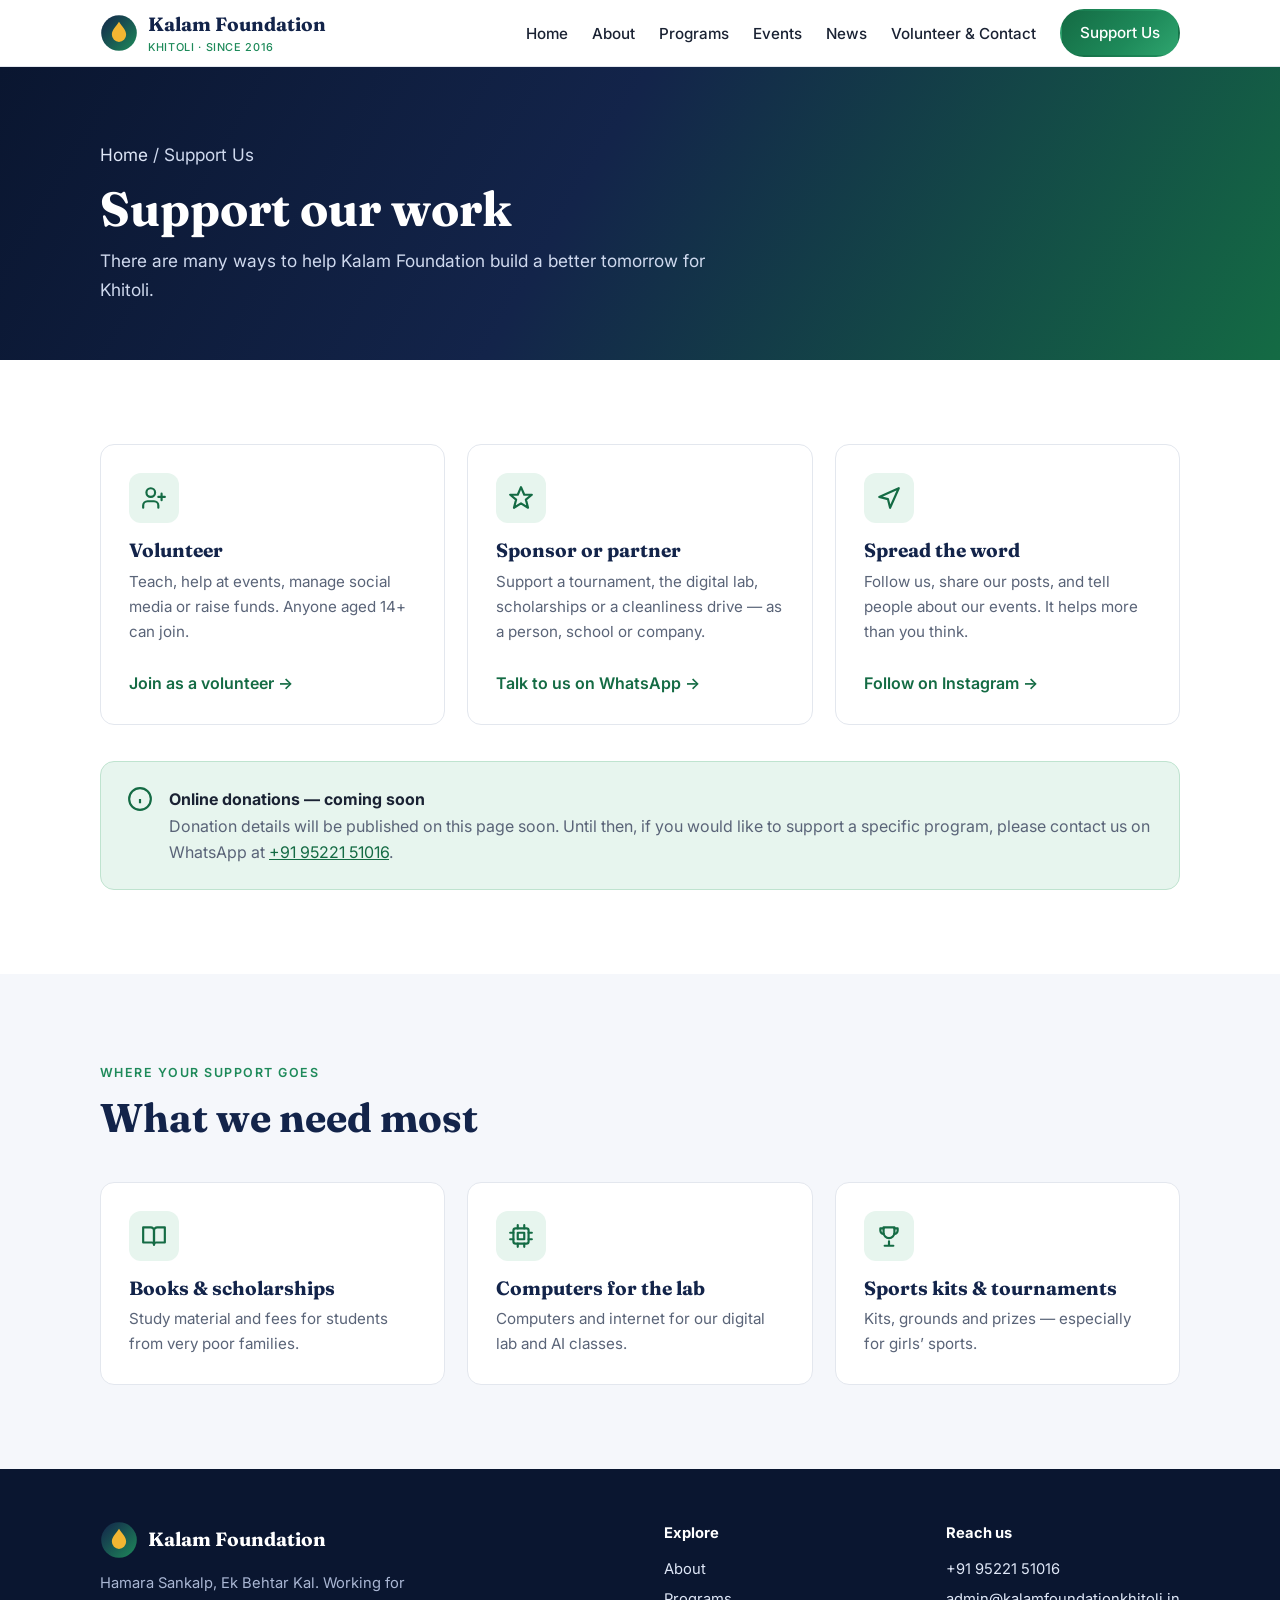
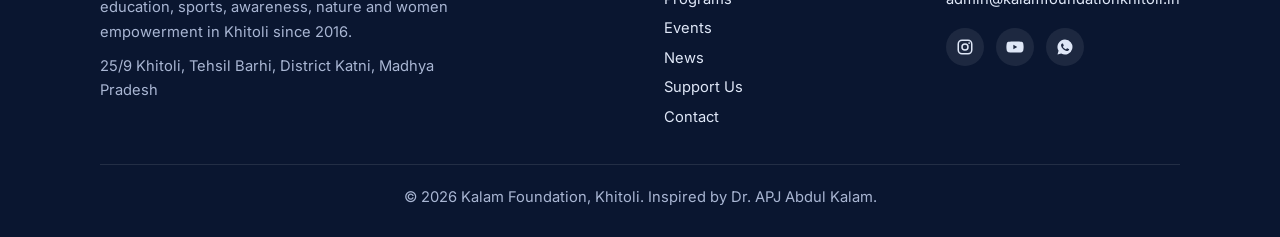
<file: support.html>
<!doctype html>
<html lang="en">
<head>
<meta charset="utf-8">
<meta name="viewport" content="width=device-width, initial-scale=1">
<title>Support Us — Kalam Foundation, Khitoli</title>
<meta name="description" content="Volunteer, sponsor or partner with Kalam Foundation.">
<meta property="og:title" content="Support Us — Kalam Foundation, Khitoli">
<meta property="og:description" content="Volunteer, sponsor or partner with Kalam Foundation.">
<meta property="og:image" content="https://kalamfoundationkhitoli.in/images/cultural-program.jpg">
<meta name="theme-color" content="#13244a">
<link rel="icon" href="data:image/svg+xml,<svg xmlns='http://www.w3.org/2000/svg' viewBox='0 0 64 64'><circle cx='32' cy='32' r='30' fill='%2313244a'/><path d='M32 13c-6 9-12 14-12 22a12 12 0 0 0 24 0c0-8-6-13-12-22z' fill='%23f2b632'/></svg>">
<link rel="preconnect" href="https://fonts.googleapis.com">
<link rel="preconnect" href="https://fonts.gstatic.com" crossorigin>
<link href="https://fonts.googleapis.com/css2?family=Fraunces:opsz,wght@9..144,600;9..144,700&family=Inter:wght@400;500;600;700&display=swap" rel="stylesheet">
<link rel="stylesheet" href="style.css?v=5">
</head>
<body>
<!-- Edit text directly in this file. Colours & layout: style.css. Slider & menu: main.js -->
<header>
  <nav class="wrap nav">
    <a href="index.html" class="brand"><svg viewBox="0 0 64 64" aria-hidden="true"><defs><linearGradient id="lg" x1="0" y1="0" x2="1" y2="1"><stop offset="0" stop-color="#13244a"/><stop offset="1" stop-color="#1e8a5a"/></linearGradient></defs><circle cx="32" cy="32" r="30" fill="url(#lg)"/><path d="M32 13c-6 9-12 14-12 22a12 12 0 0 0 24 0c0-8-6-13-12-22z" fill="#f2b632"/></svg><span>Kalam Foundation<small>Khitoli · Since 2016</small></span></a>
    <button class="burger" aria-label="Open menu" onclick="document.querySelector('.menu').classList.toggle('open')"><span></span><span></span><span></span></button>
    <ul class="menu">
      <li><a href="index.html" data-page="index">Home</a></li>
      <li><a href="about.html" data-page="about">About</a></li>
      <li><a href="programs.html" data-page="programs">Programs</a></li>
      <li><a href="events.html" data-page="events">Events</a></li>
      <li><a href="news.html" data-page="news">News</a></li>
      <li><a href="contact.html" data-page="contact">Volunteer &amp; Contact</a></li>
      <li><a href="support.html" class="btn btn-primary">Support Us</a></li>
    </ul>
  </nav>
</header>

<main>

<section class="page-hero">
  <div class="wrap">
    <p class="crumbs"><a href="index.html">Home</a> / Support Us</p>
    <h1>Support our work</h1>
    <p>There are many ways to help Kalam Foundation build a better tomorrow for Khitoli.</p>
  </div>
</section>

<section>
  <div class="wrap">
    <div class="ways" style="margin-top:0">
      <div class="card"><div class="icon"><svg viewBox="0 0 24 24"><circle cx="9" cy="7" r="4"/><path d="M2 21v-2a4 4 0 0 1 4-4h6a4 4 0 0 1 4 4v2"/><path d="M19 8v6M16 11h6"/></svg></div><h3>Volunteer</h3><p>Teach, help at events, manage social media or raise funds. Anyone aged 14+ can join.</p><a class="more" href="contact.html#volunteer">Join as a volunteer →</a></div>
      <div class="card"><div class="icon"><svg viewBox="0 0 24 24"><path d="M12 2l3 7h7l-5.5 4.5 2 7.5L12 17l-6.5 4 2-7.5L2 9h7z"/></svg></div><h3>Sponsor or partner</h3><p>Support a tournament, the digital lab, scholarships or a cleanliness drive — as a person, school or company.</p><a class="more" href="https://wa.me/919522151016?text=Hello%20Kalam%20Foundation%2C%20I%20would%20like%20to%20support%20your%20work." target="_blank" rel="noopener">Talk to us on WhatsApp →</a></div>
      <div class="card"><div class="icon"><svg viewBox="0 0 24 24"><path d="M3 11l18-8-8 18-2-8z"/></svg></div><h3>Spread the word</h3><p>Follow us, share our posts, and tell people about our events. It helps more than you think.</p><a class="more" href="https://www.instagram.com/kf_khitoli/" target="_blank" rel="noopener">Follow on Instagram →</a></div>
    </div>
    <div class="notice"><svg viewBox="0 0 24 24"><circle cx="12" cy="12" r="10"/><path d="M12 16v-4M12 8h.01"/></svg><div><strong>Online donations — coming soon</strong><p class="muted">Donation details will be published on this page soon. Until then, if you would like to support a specific program, please contact us on WhatsApp at <a href="https://wa.me/919522151016" target="_blank" rel="noopener">+91 95221 51016</a>.</p></div></div>
  </div>
</section>

<section class="soft">
  <div class="wrap">
    <span class="eyebrow">Where your support goes</span>
    <h2>What we need most</h2>
    <div class="cards">
      <div class="card"><div class="icon"><svg viewBox="0 0 24 24"><path d="M2 4h7a3 3 0 0 1 3 3v13a2 2 0 0 0-2-2H2z"/><path d="M22 4h-7a3 3 0 0 0-3 3v13a2 2 0 0 1 2-2h8z"/></svg></div><h3>Books &amp; scholarships</h3><p>Study material and fees for students from very poor families.</p></div>
      <div class="card"><div class="icon"><svg viewBox="0 0 24 24"><rect x="5" y="5" width="14" height="14" rx="2"/><rect x="9" y="9" width="6" height="6"/><path d="M9 2v3M15 2v3M9 19v3M15 19v3M2 9h3M2 15h3M19 9h3M19 15h3"/></svg></div><h3>Computers for the lab</h3><p>Computers and internet for our digital lab and AI classes.</p></div>
      <div class="card"><div class="icon"><svg viewBox="0 0 24 24"><path d="M8 21h8M12 17v4M7 4h10v5a5 5 0 0 1-10 0z"/><path d="M17 5h3v2a3 3 0 0 1-3 3M7 5H4v2a3 3 0 0 0 3 3"/></svg></div><h3>Sports kits &amp; tournaments</h3><p>Kits, grounds and prizes — especially for girls’ sports.</p></div>
    </div>
  </div>
</section>

</main>

<footer>
  <div class="wrap">
    <div class="foot">
      <div style="max-width:360px">
        <a href="index.html" class="brand"><svg viewBox="0 0 64 64" aria-hidden="true"><defs><linearGradient id="lg" x1="0" y1="0" x2="1" y2="1"><stop offset="0" stop-color="#13244a"/><stop offset="1" stop-color="#1e8a5a"/></linearGradient></defs><circle cx="32" cy="32" r="30" fill="url(#lg)"/><path d="M32 13c-6 9-12 14-12 22a12 12 0 0 0 24 0c0-8-6-13-12-22z" fill="#f2b632"/></svg>Kalam Foundation</a>
        <p style="margin-top:12px">Hamara Sankalp, Ek Behtar Kal. Working for education, sports, awareness, nature and women empowerment in Khitoli since 2016.</p>
        <p style="margin-top:10px">25/9 Khitoli, Tehsil Barhi, District Katni, Madhya Pradesh</p>
      </div>
      <div>
        <strong style="color:#fff">Explore</strong>
        <p style="margin-top:10px;line-height:2"><a href="about.html">About</a><br><a href="programs.html">Programs</a><br><a href="events.html">Events</a><br><a href="news.html">News</a><br><a href="support.html">Support Us</a><br><a href="contact.html">Contact</a></p>
      </div>
      <div>
        <strong style="color:#fff">Reach us</strong>
        <p style="margin-top:10px;line-height:2"><a href="tel:+919522151016">+91 95221 51016</a><br><a href="mailto:admin@kalamfoundationkhitoli.in">admin@kalamfoundationkhitoli.in</a></p>
        <div class="social">
          <a href="https://www.instagram.com/kf_khitoli/" target="_blank" rel="noopener" aria-label="Instagram"><svg viewBox="0 0 24 24"><path d="M12 7a5 5 0 1 0 0 10 5 5 0 0 0 0-10zm0 8a3 3 0 1 1 0-6 3 3 0 0 1 0 6zm5.5-9.5a1.2 1.2 0 1 0 0 2.4 1.2 1.2 0 0 0 0-2.4zM16 2H8a6 6 0 0 0-6 6v8a6 6 0 0 0 6 6h8a6 6 0 0 0 6-6V8a6 6 0 0 0-6-6zm4 14a4 4 0 0 1-4 4H8a4 4 0 0 1-4-4V8a4 4 0 0 1 4-4h8a4 4 0 0 1 4 4z"/></svg></a>
          <a href="https://youtube.com/@kalamfoundationkhitoli270" target="_blank" rel="noopener" aria-label="YouTube"><svg viewBox="0 0 24 24"><path d="M23 7.2a3 3 0 0 0-2.1-2.1C19 4.6 12 4.6 12 4.6s-7 0-8.9.5A3 3 0 0 0 1 7.2 31 31 0 0 0 .5 12a31 31 0 0 0 .5 4.8 3 3 0 0 0 2.1 2.1c1.9.5 8.9.5 8.9.5s7 0 8.9-.5a3 3 0 0 0 2.1-2.1 31 31 0 0 0 .5-4.8 31 31 0 0 0-.5-4.8zM9.8 15V9l5.2 3z"/></svg></a>
          <a href="https://wa.me/919522151016" target="_blank" rel="noopener" aria-label="WhatsApp"><svg viewBox="0 0 24 24"><path d="M12 2a10 10 0 0 0-8.6 15.1L2 22l5-1.3A10 10 0 1 0 12 2zm5.3 14.1c-.2.6-1.3 1.2-1.8 1.2-.5.1-1 .1-3.3-.8a11.6 11.6 0 0 1-4.5-4 5 5 0 0 1-1-2.7 2.9 2.9 0 0 1 .9-2.2 1 1 0 0 1 .7-.3h.5c.2 0 .4 0 .6.5l.8 2c.1.2.1.4 0 .5l-.4.6-.4.4c-.1.1-.3.3-.1.6a8 8 0 0 0 1.5 1.8 7.2 7.2 0 0 0 2.1 1.3c.3.1.5.1.6-.1l.9-1c.2-.3.4-.2.6-.1l1.9.9c.3.1.5.2.5.3a2.5 2.5 0 0 1-.1 1.4z"/></svg></a>
        </div>
      </div>
    </div>
    <p class="copyright">© <span class="yr"></span> Kalam Foundation, Khitoli. Inspired by Dr. APJ Abdul Kalam.</p>
  </div>
</footer>
<script src="main.js?v=5"></script>
</body>
</html>
</file>
<file: style.css>
/* ===== Kalam Foundation — colours (change here to restyle the whole site) ===== */
:root{
  --navy:#13244a; --navy-dk:#0a1630; --navy-md:#1d3a72;
  --green:#1e8a5a; --green-dk:#146b44; --green-lt:#e7f5ee;
  --gold:#f2b632; --gold-dk:#c98e0c;
  --ink:#1a2233; --muted:#5a6478; --line:#e3e7ee;
  --bg:#ffffff; --bg-soft:#f5f7fb; --radius:14px; --max:1120px;
  --grad-navy:linear-gradient(135deg,#0a1630 0%,#13244a 55%,#1d3a72 100%);
  --grad-green:linear-gradient(135deg,#146b44 0%,#1e8a5a 60%,#2fa56f 100%);
  --grad-mix:linear-gradient(120deg,#0a1630 0%,#13244a 45%,#146b44 100%);
}
*{box-sizing:border-box;margin:0;padding:0}
html{scroll-behavior:smooth}
body{font-family:Inter,system-ui,sans-serif;color:var(--ink);background:var(--bg);line-height:1.65;font-size:16px}
img{max-width:100%;display:block}
a{color:var(--green-dk)}
h1,h2,h3{font-family:Fraunces,Georgia,serif;line-height:1.2;color:var(--navy)}
h2{font-size:clamp(1.8rem,3.5vw,2.5rem);margin-bottom:.6rem}
h3{font-size:1.2rem;margin-bottom:.4rem}
.wrap{max-width:var(--max);margin:0 auto;padding:0 20px}
section{padding:84px 0;scroll-margin-top:64px}
.soft{background:var(--bg-soft)}
.eyebrow{display:inline-block;font-size:.78rem;font-weight:600;letter-spacing:.12em;text-transform:uppercase;color:var(--green);margin-bottom:.6rem}
.lead{color:var(--muted);font-size:1.08rem;max-width:680px}
.muted{color:var(--muted)}
.center{text-align:center}.center .lead{margin:0 auto}

/* Buttons */
.btn{display:inline-flex;align-items:center;gap:8px;padding:12px 22px;border-radius:999px;font-weight:600;text-decoration:none;border:2px solid transparent;cursor:pointer;font-size:.98rem;transition:.2s}
.btn-primary{background:var(--grad-green);color:#fff}
.btn-primary:hover{filter:brightness(1.08)}
.btn-ghost{border-color:currentColor;color:#fff}
.btn-ghost:hover{background:rgba(255,255,255,.12)}
.btn-navy{background:var(--navy);color:#fff}
.btn-navy:hover{background:var(--navy-dk)}
.btn-outline{border-color:#fff;color:#fff}
.btn-outline:hover{background:rgba(255,255,255,.12)}

/* Header */
header{position:sticky;top:0;z-index:50;background:rgba(255,255,255,.96);backdrop-filter:blur(8px);border-bottom:1px solid var(--line)}
.nav{display:flex;align-items:center;justify-content:space-between;height:66px}
.brand{display:flex;align-items:center;gap:10px;text-decoration:none;font-family:Fraunces,serif;font-weight:700;font-size:1.2rem;color:var(--navy)}
.brand svg,.brand img{width:38px;height:38px}
.brand small{display:block;font-family:Inter,sans-serif;font-weight:500;font-size:.68rem;color:var(--green);letter-spacing:.06em;text-transform:uppercase;margin-top:-2px}
.menu{display:flex;gap:24px;list-style:none;align-items:center}
.menu a{text-decoration:none;color:var(--ink);font-weight:500;font-size:.95rem}
.menu a:hover{color:var(--green)}
.menu a.active{color:var(--navy);font-weight:600;box-shadow:inset 0 -2px 0 var(--green)}
.menu .btn{padding:9px 18px;color:#fff}
.burger{display:none;background:none;border:0;cursor:pointer;padding:8px}
.burger span{display:block;width:24px;height:2px;background:var(--ink);margin:5px 0}

/* Home hero */
.hero{background:var(--grad-navy);color:#fff;padding:72px 0 0;position:relative;overflow:hidden}
.hero::before{content:"";position:absolute;right:-140px;top:-140px;width:460px;height:460px;border-radius:50%;background:radial-gradient(circle,rgba(46,165,111,.45),transparent 70%)}
.hero::after{content:"";position:absolute;left:-120px;bottom:-160px;width:380px;height:380px;border-radius:50%;background:radial-gradient(circle,rgba(242,182,50,.18),transparent 70%)}
.hero .wrap{position:relative;z-index:1}
.tagline{display:inline-block;background:rgba(255,255,255,.1);border:1px solid rgba(255,255,255,.2);padding:6px 14px;border-radius:999px;font-size:.9rem;color:#fff;margin-bottom:18px}
.tagline b{color:var(--gold)}
.hero h1{color:#fff;font-size:clamp(2.2rem,5.2vw,3.6rem);max-width:800px}
.hero h1 em{font-style:normal;background:linear-gradient(90deg,#4fd08f,#2fa56f);-webkit-background-clip:text;background-clip:text;color:transparent}
.hero p{color:#c9d4ea;font-size:1.12rem;max-width:620px;margin:18px 0 30px}
.hero .ctas{display:flex;gap:14px;flex-wrap:wrap}
.stats{display:grid;grid-template-columns:repeat(4,1fr);gap:1px;background:rgba(255,255,255,.12);border-radius:var(--radius) var(--radius) 0 0;margin-top:72px;overflow:hidden}
.stat{background:rgba(10,22,48,.85);padding:26px 18px;text-align:center}
.stat b{display:block;font-family:Fraunces,serif;font-size:2.1rem;color:#fff}
.stat b i{font-style:normal;color:#4fd08f}
.stat span{color:#a9b6d3;font-size:.9rem}

/* Page hero (inner pages) */
.page-hero{background:var(--grad-mix);color:#fff;padding:64px 0 56px}
.page-hero h1{color:#fff;font-size:clamp(2rem,4.5vw,3rem)}
.page-hero p{color:#cfd9ee;max-width:640px;margin-top:10px;font-size:1.08rem}
.crumbs{font-size:.85rem;color:#a9b6d3;margin-bottom:10px}
.crumbs a{color:#dfe7f7;text-decoration:none}

/* Layout helpers */
.split{display:grid;grid-template-columns:1.1fr .9fr;gap:56px;align-items:center}
.photo{background:linear-gradient(135deg,#dfe6f3,#dff1e7);border-radius:var(--radius);width:100%;aspect-ratio:4/3;object-fit:cover}
.pillars{display:grid;grid-template-columns:1fr 1fr;gap:18px;margin-top:28px}
.pillar{border-left:3px solid var(--green);padding:4px 0 4px 14px}
.pillar strong{display:block;color:var(--navy)}
.pillar p{color:var(--muted);font-size:.94rem}
.more{display:inline-block;margin-top:26px;font-weight:600;text-decoration:none;color:var(--green-dk)}
.more:hover{text-decoration:underline}

/* Cards */
.cards{display:grid;grid-template-columns:repeat(3,1fr);gap:22px;margin-top:40px}
.card{background:#fff;border:1px solid var(--line);border-radius:var(--radius);padding:28px;transition:.2s}
.card:hover{transform:translateY(-4px);box-shadow:0 14px 32px rgba(19,36,74,.1)}
.icon{width:50px;height:50px;border-radius:12px;background:var(--green-lt);display:flex;align-items:center;justify-content:center;margin-bottom:16px}
.icon svg{width:26px;height:26px;stroke:var(--green-dk);fill:none;stroke-width:2;stroke-linecap:round;stroke-linejoin:round}
.card p{color:var(--muted);font-size:.95rem}
.card ul{margin:10px 0 0 18px;color:var(--muted);font-size:.93rem}
.card li{margin:3px 0}

/* Highlights (big achievements) */
.highlights{display:grid;grid-template-columns:repeat(3,1fr);gap:22px;margin-top:40px}
.hl{border-radius:var(--radius);padding:30px;color:#fff;position:relative;overflow:hidden}
.hl:nth-child(1){background:var(--grad-navy)}
.hl:nth-child(2){background:var(--grad-green)}
.hl:nth-child(3){background:var(--grad-mix)}
.hl .when{display:inline-block;font-size:.78rem;font-weight:600;letter-spacing:.1em;background:rgba(255,255,255,.15);padding:4px 10px;border-radius:999px;margin-bottom:14px}
.hl h3{color:#fff;font-size:1.35rem}
.hl p{color:rgba(255,255,255,.85);font-size:.95rem;margin-top:6px}
.hl b{color:var(--gold)}

/* Story / timeline */
.timeline{list-style:none;margin-top:36px;border-left:2px solid var(--line);padding-left:26px}
.timeline li{position:relative;padding-bottom:28px}
.timeline li::before{content:"";position:absolute;left:-34px;top:6px;width:14px;height:14px;border-radius:50%;background:var(--green);box-shadow:0 0 0 4px var(--green-lt)}
.timeline .when{font-weight:700;color:var(--green-dk);font-size:.9rem;letter-spacing:.04em}
.timeline h3{margin:2px 0 4px}
.timeline p{color:var(--muted)}

/* Quote */
.quote{background:var(--grad-navy);color:#fff;border-radius:var(--radius);padding:40px;margin-top:40px}
.quote p{font-family:Fraunces,serif;font-size:clamp(1.2rem,2.4vw,1.6rem);line-height:1.45}
.quote span{display:block;margin-top:14px;color:#a9b6d3;font-size:.95rem}

/* Events */
.events{display:grid;grid-template-columns:repeat(3,1fr);gap:20px;margin-top:40px}
.event{display:flex;gap:16px;background:#fff;border-radius:var(--radius);padding:20px;border:1px solid var(--line)}
.date{flex:none;width:66px;text-align:center;background:var(--grad-navy);color:#fff;border-radius:10px;padding:8px 0;line-height:1.1;align-self:flex-start}
.date b{display:block;font-size:1.35rem;font-family:Fraunces,serif}
.date small{font-size:.72rem;text-transform:uppercase;letter-spacing:.08em}
.event p{color:var(--muted);font-size:.9rem}
.badge{display:inline-block;font-size:.72rem;font-weight:700;letter-spacing:.06em;text-transform:uppercase;background:var(--green);color:#fff;padding:2px 8px;border-radius:999px;margin-bottom:6px}
.past{display:grid;grid-template-columns:1fr 1fr;gap:18px;margin-top:32px}
.past .event .date{background:var(--grad-green)}
.gallery{display:grid;grid-template-columns:repeat(4,1fr);gap:12px;margin-top:40px}
.gallery .photo{aspect-ratio:1;height:100%}
.gallery .photo:nth-child(1){grid-column:span 2;grid-row:span 2;aspect-ratio:auto}

/* Support page */
.ways{display:grid;grid-template-columns:repeat(3,1fr);gap:22px;margin-top:40px}
.notice{background:var(--green-lt);border:1px solid #bfe3cf;border-radius:var(--radius);padding:24px 26px;margin-top:36px;display:flex;gap:16px;align-items:flex-start}
.notice svg{flex:none;width:26px;height:26px;stroke:var(--green-dk);fill:none;stroke-width:2}

/* Volunteer & Contact */
.vc-grid{display:grid;grid-template-columns:1.2fr .8fr;gap:48px;margin-top:40px}
form{display:grid;grid-template-columns:1fr 1fr;gap:16px}
label{font-size:.88rem;font-weight:600;display:block;margin-bottom:6px}
input,select,textarea{width:100%;padding:12px 14px;border:1px solid var(--line);border-radius:10px;font:inherit;background:#fff}
input:focus,select:focus,textarea:focus{outline:2px solid var(--green);border-color:transparent}
.full{grid-column:1/-1}
.contact-list{list-style:none;display:grid;gap:18px}
.contact-list li{display:flex;gap:14px}
.contact-list .icon{flex:none;margin:0;width:44px;height:44px}
.contact-list small{display:block;color:var(--muted)}
.map{margin-top:24px;border-radius:var(--radius);overflow:hidden;aspect-ratio:16/10;border:0;width:100%}
.wa{background:#25d366;color:#fff;margin-top:20px}
.wa:hover{background:#1ebe5b}

/* CTA band */
.cta-band{background:var(--grad-green);padding:56px 0;color:#fff}
.cta-band .wrap{display:flex;justify-content:space-between;align-items:center;gap:24px;flex-wrap:wrap}
.cta-band h2{color:#fff;margin:0}
.cta-band p{color:#dff5e9;margin-top:6px}
.cta-band .ctas{display:flex;gap:12px;flex-wrap:wrap}

/* Footer */
footer{background:var(--navy-dk);color:#a9b6d3;padding:52px 0 28px;font-size:.92rem}
.foot{display:flex;justify-content:space-between;gap:30px;flex-wrap:wrap}
footer .brand{color:#fff}
footer a{color:#dfe7f7;text-decoration:none}
footer a:hover{color:#fff}
.social{display:flex;gap:12px;margin-top:14px}
.social a{width:38px;height:38px;border-radius:50%;background:rgba(255,255,255,.08);display:flex;align-items:center;justify-content:center}
.social svg{width:18px;height:18px;fill:#dfe7f7}
.copyright{border-top:1px solid rgba(255,255,255,.1);margin-top:32px;padding-top:20px;text-align:center}

/* Slider */
.ks-section{padding:24px 20px}
.ks{position:relative;max-width:1120px;margin:0 auto;border-radius:16px;overflow:hidden;aspect-ratio:16/7;background:#dfe6f3;touch-action:pan-y}
.ks-track{display:flex;height:100%;transition:transform .6s ease}
.ks-slide{flex:0 0 100%;height:100%;position:relative;margin:0}
.ks-slide img{width:100%;height:100%;object-fit:cover;display:block}
.ks-slide figcaption{position:absolute;left:0;right:0;bottom:0;padding:48px 28px 44px;color:#fff;font-family:Fraunces,Georgia,serif;font-size:clamp(1.05rem,2.4vw,1.6rem);background:linear-gradient(transparent,rgba(10,22,48,.75))}
.ks-btn{position:absolute;top:50%;transform:translateY(-50%);width:44px;height:44px;border-radius:50%;border:0;background:rgba(255,255,255,.88);color:var(--navy);font-size:18px;cursor:pointer;box-shadow:0 2px 10px rgba(0,0,0,.2)}
.ks-btn:hover{background:#fff}
.ks-prev{left:14px}.ks-next{right:14px}
.ks-dots{position:absolute;bottom:14px;left:0;right:0;display:flex;justify-content:center;gap:8px}
.ks-dots button{width:10px;height:10px;border-radius:50%;border:0;background:rgba(255,255,255,.55);cursor:pointer;padding:0;transition:.3s}
.ks-dots button.on{background:#4fd08f;width:26px;border-radius:5px}

/* Responsive */
@media (max-width:960px){
  .menu{gap:16px}
  .menu a{font-size:.9rem}
}
@media (max-width:900px){
  .split,.vc-grid{grid-template-columns:1fr}
  .cards,.events,.highlights,.ways{grid-template-columns:1fr 1fr}
  .stats{grid-template-columns:1fr 1fr}
}
@media (max-width:820px){
  .burger{display:block}
  .menu{position:fixed;inset:66px 0 auto 0;flex-direction:column;background:#fff;padding:20px;gap:18px;border-bottom:1px solid var(--line);transform:translateY(-130%);transition:.25s}
  .menu.open{transform:none}
}
@media (max-width:760px){
  section{padding:64px 0}
  .cards,.events,.highlights,.ways,.past,form{grid-template-columns:1fr}
  .gallery{grid-template-columns:1fr 1fr}
  .pillars{grid-template-columns:1fr}
  .ks-section{padding:16px 16px}
  .ks{aspect-ratio:4/3;border-radius:12px}
  .ks-btn{width:36px;height:36px;font-size:15px}
  .ks-slide figcaption{padding:40px 16px 36px}
  .quote{padding:28px}
}

/* Slider inside the home banner */
.hero p{margin-bottom:26px}
.hero .hero-ks{margin:0 0 30px;box-shadow:0 18px 40px rgba(0,0,0,.35);border:1px solid rgba(255,255,255,.15)}
@media (max-width:760px){.hero .hero-ks{aspect-ratio:4/3;border-radius:12px}}

/* News */
.news-grid{display:grid;grid-template-columns:repeat(3,1fr);gap:22px;margin-top:36px}
.news-card{display:flex;flex-direction:column;background:#fff;border:1px solid var(--line);border-radius:var(--radius);overflow:hidden;text-decoration:none;color:inherit;transition:.2s}
.news-card:hover{transform:translateY(-4px);box-shadow:0 14px 32px rgba(19,36,74,.1)}
.news-card img,.news-noimg{width:100%;aspect-ratio:16/10;object-fit:cover;display:block;background:var(--grad-mix)}
.news-body{padding:20px 22px 22px;display:flex;flex-direction:column;flex:1}
.news-body time{font-size:.8rem;font-weight:600;color:var(--green);letter-spacing:.04em;text-transform:uppercase}
.news-body h3{margin:6px 0 8px;font-size:1.15rem}
.news-body p{color:var(--muted);font-size:.94rem;flex:1}
.news-body .more{margin-top:14px}
.post{max-width:760px}
.post-img{width:100%;border-radius:var(--radius);margin-bottom:28px;aspect-ratio:16/9;object-fit:cover}
.post-body{font-size:1.06rem;line-height:1.8}
.post-body p,.post-body ul,.post-body ol{margin:0 0 1.1em}
.post-body ul,.post-body ol{padding-left:1.4em}
.post-body h2{font-size:1.6rem;margin:1.4em 0 .5em}
.post-body h3{margin:1.2em 0 .4em}
.post-body img{border-radius:10px;margin:1em 0}
.post-body a{color:var(--green-dk)}
@media (max-width:900px){.news-grid{grid-template-columns:1fr 1fr}}
@media (max-width:760px){.news-grid{grid-template-columns:1fr}}
@media (min-width:821px) and (max-width:1060px){.menu{gap:14px}.menu a{font-size:.86rem}.menu .btn{padding:8px 14px}}
.post-body blockquote{border-left:3px solid var(--green);padding:4px 0 4px 16px;color:var(--muted);margin:0 0 1.1em}
</file>
